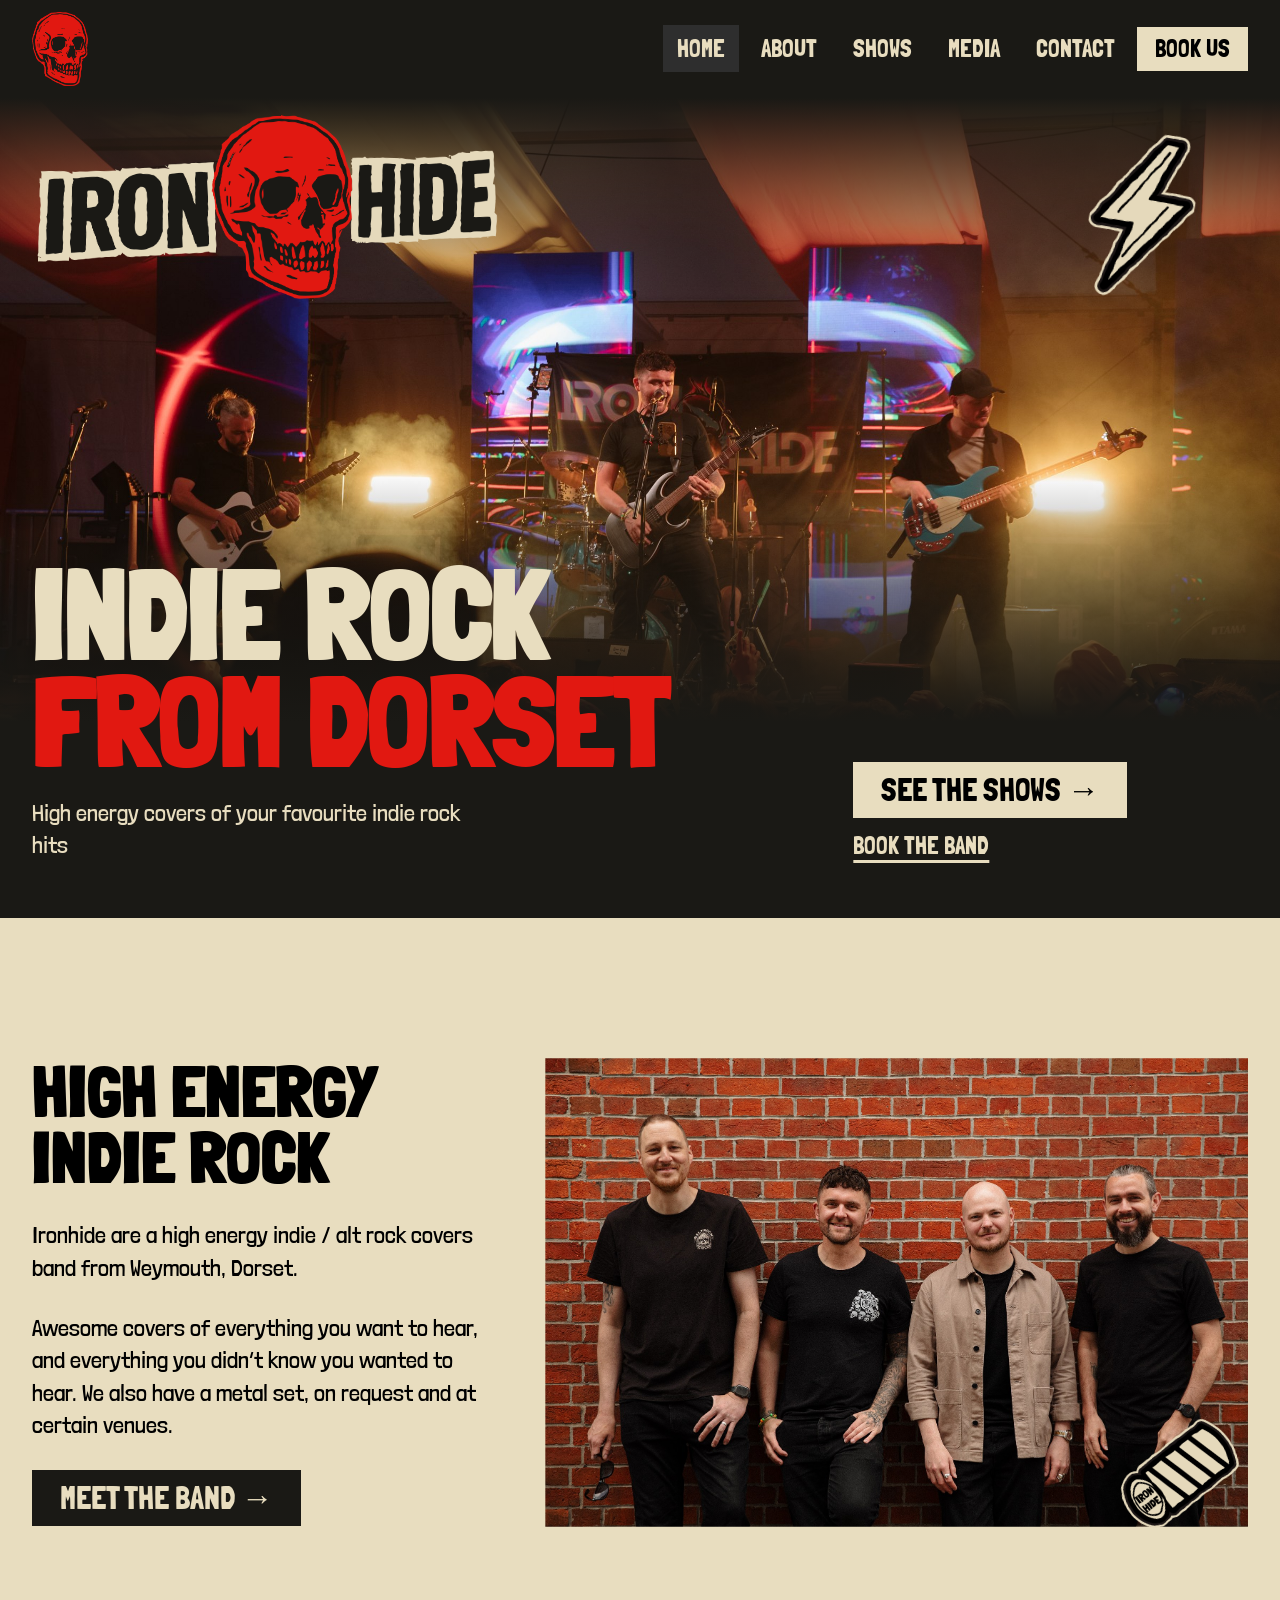
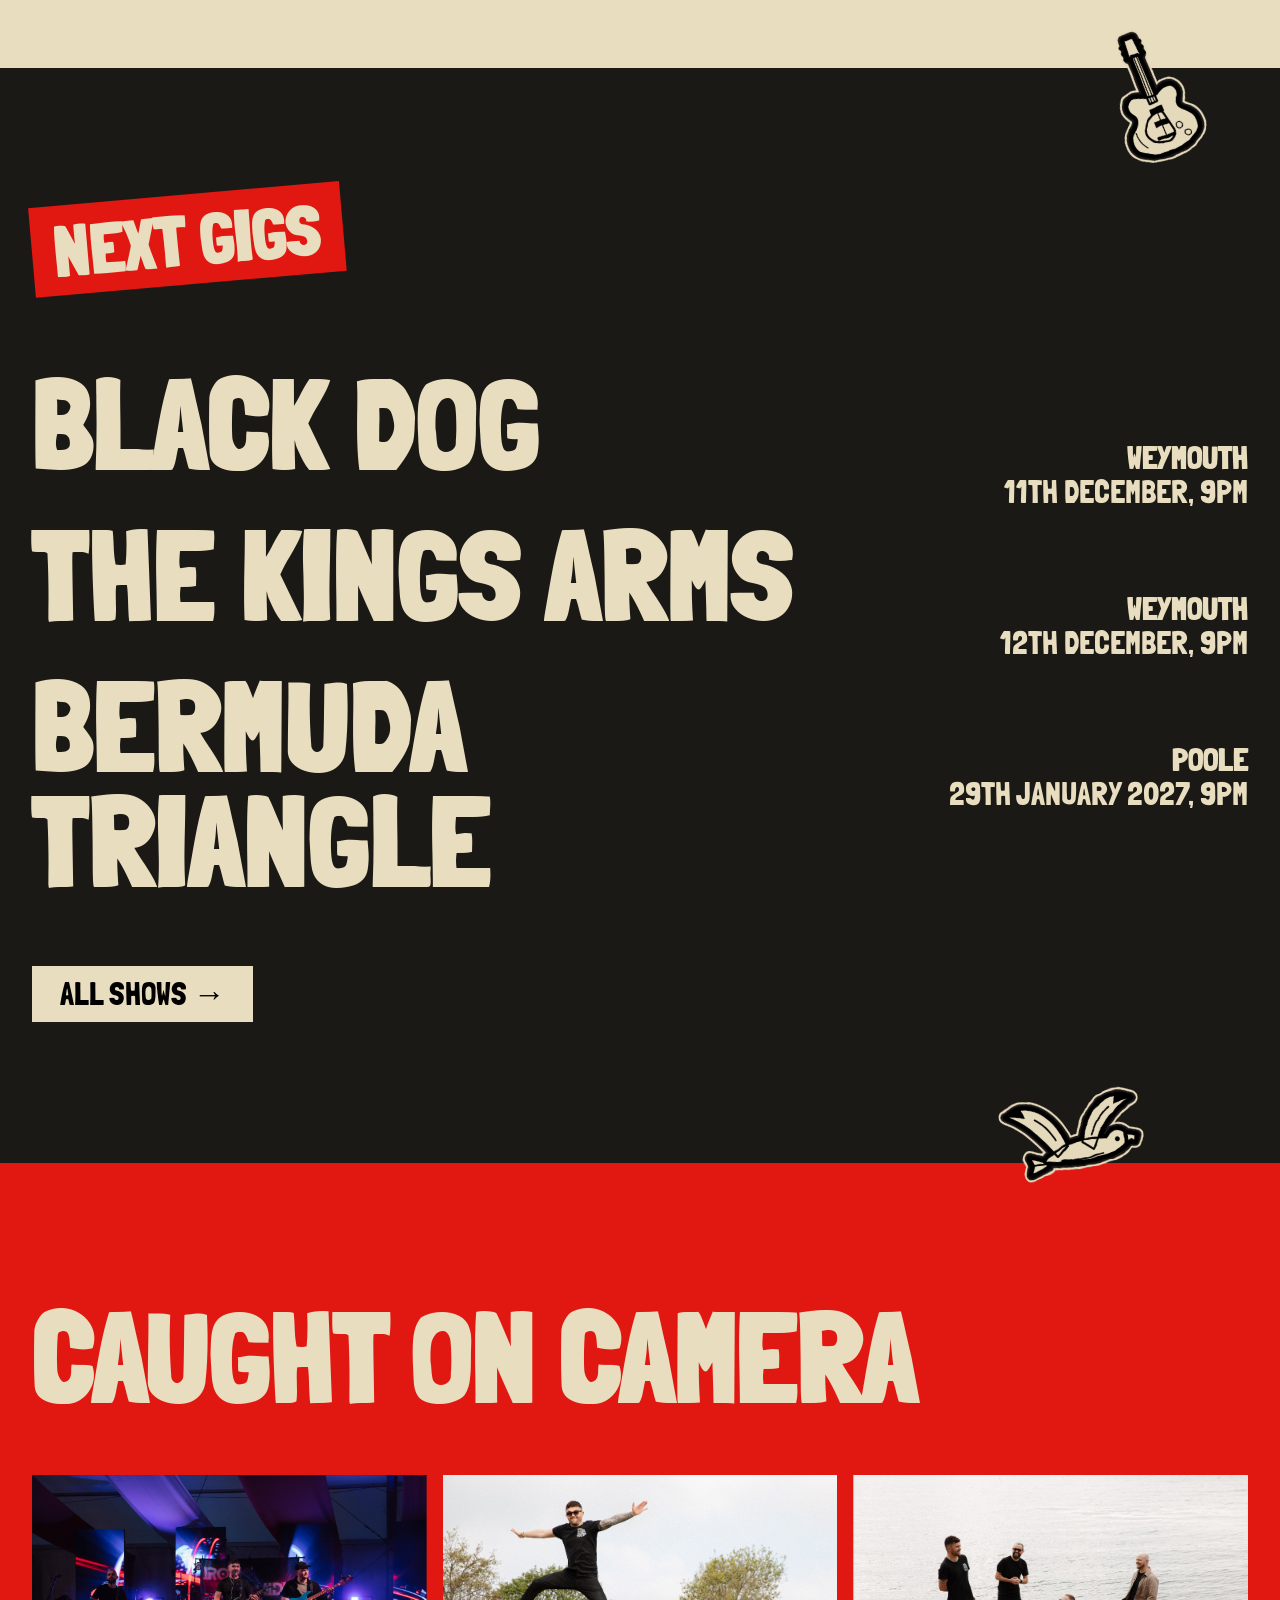
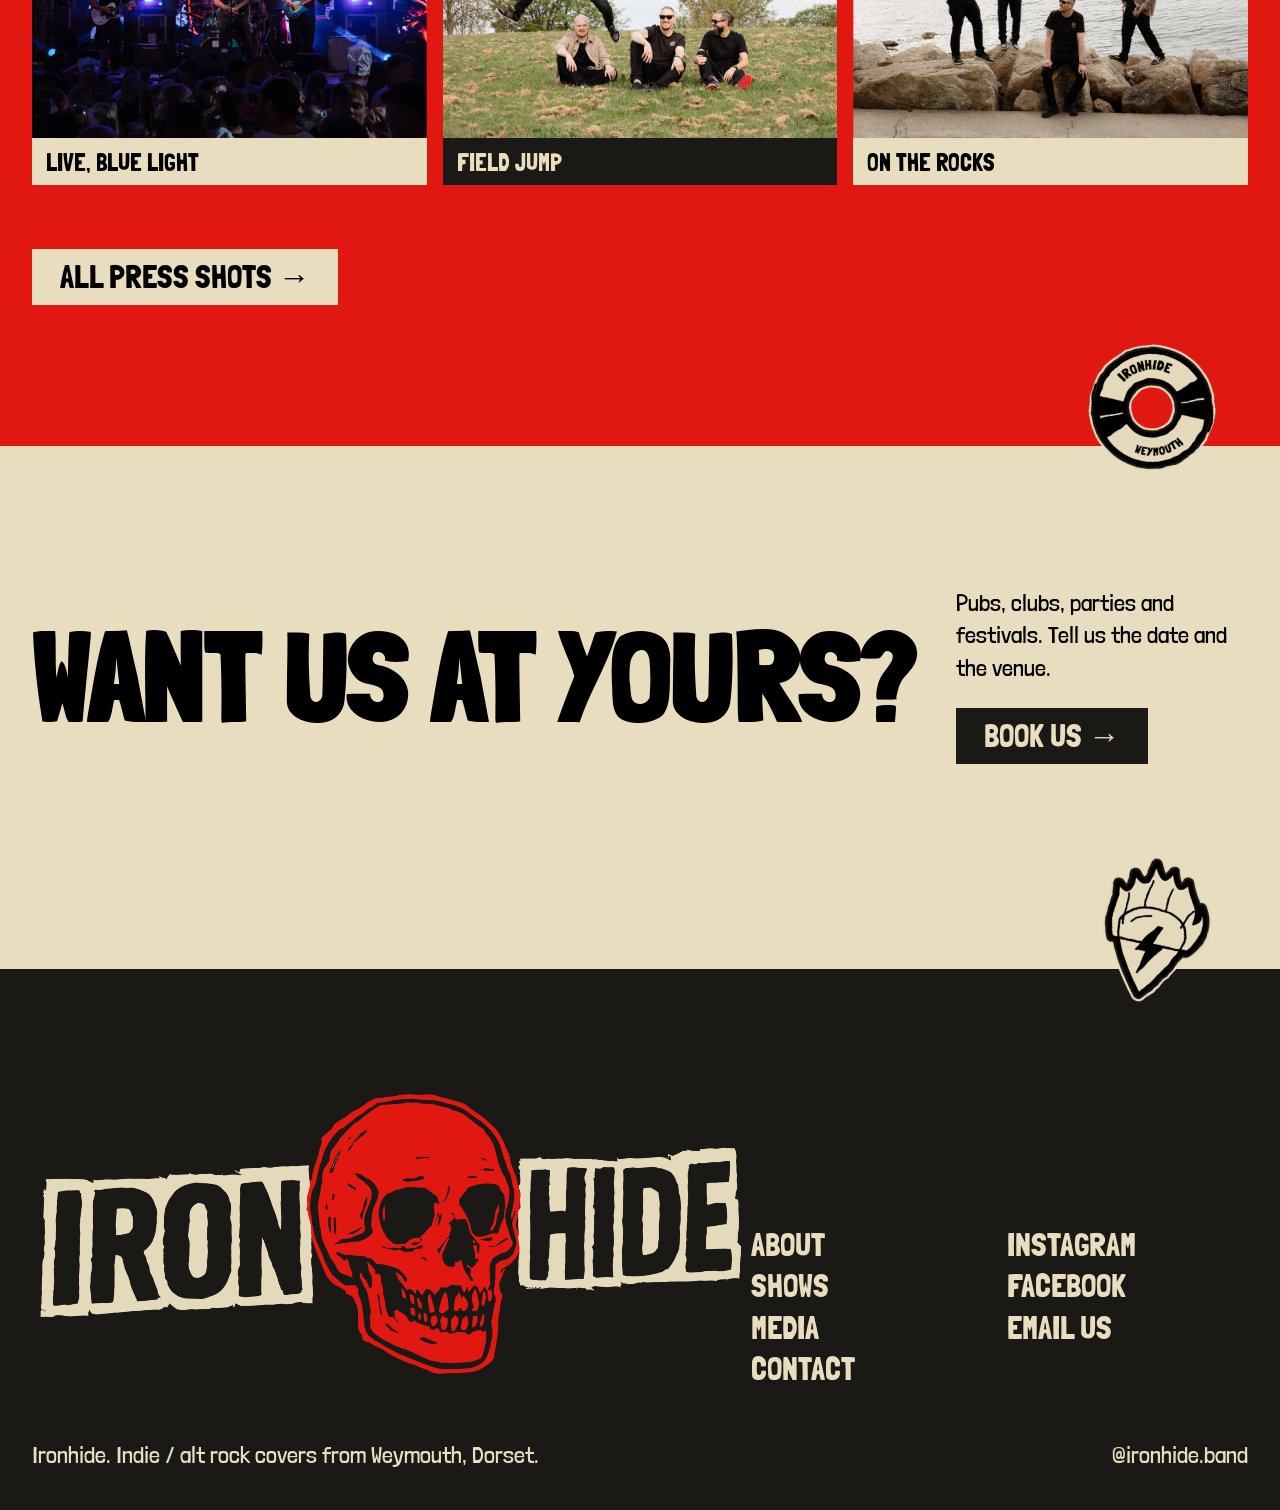
<file: index.html>
<!doctype html>
<html lang="en-GB">
<head>
<meta charset="utf-8">
<meta name="viewport" content="width=device-width, initial-scale=1">
<title>Ironhide | High energy indie / alt rock covers band, Weymouth, Dorset</title>
<meta name="description" content="Ironhide are a high energy indie / alt rock covers band from Weymouth, Dorset. See the next gigs and book the band.">
<meta name="theme-color" content="#1a1915">
<meta property="og:title" content="Ironhide | High energy indie / alt rock covers band, Weymouth, Dorset">
<meta property="og:description" content="Ironhide are a high energy indie / alt rock covers band from Weymouth, Dorset. See the next gigs and book the band.">
<meta property="og:image" content="img/live/live-38.jpg">
<link rel="icon" href="img/brand/ironhide-skull.png">
<link rel="preload" href="fonts/LondrinaSolid-Black.ttf" as="font" type="font/ttf" crossorigin>
<script>document.documentElement.classList.add('js')</script>
<link rel="stylesheet" href="css/site.css">
</head>
<body>
<a class="skip" href="#main">Skip to content</a>
<header class="bar">
  <a class="bar-skull" href="index.html"><img src="img/brand/ironhide-skull.png" alt="Ironhide, home" width="56" height="74"></a>
  <button class="bar-toggle" type="button" aria-expanded="false" aria-controls="menu">Menu</button>
  <nav id="menu" class="bar-nav" aria-label="Main">
    <a href="index.html" aria-current="page">Home</a>
    <a href="about.html">About</a>
    <a href="shows.html">Shows</a>
    <a href="media.html">Media</a>
    <a href="contact.html">Contact</a>
    <a class="btn sm" href="contact.html">Book us</a>
  </nav>
</header>
<main id="main">

<section class="hero" aria-labelledby="hero-h">
  <img class="sticker hero-sticker" src="img/stickers/bolt.png" alt="" width="190" height="190" style="transform:rotate(10deg)">
  <div class="hero-photo"><img src="img/live/live-38.jpg" alt="Ironhide on stage in a festival tent, amber light and haze, crowd in front" width="2000" height="1333" fetchpriority="high">
    <video class="hero-video" data-src="video/hero.mp4" poster="img/live/hero-poster.jpg" muted loop playsinline preload="none" aria-hidden="true" tabindex="-1"></video>
  </div>
  <div class="hero-top">
    <img class="hero-lockup" src="img/brand/ironhide-lockup.png" alt="Ironhide" width="1384" height="554">
  </div>
  <div class="hero-bottom grid">
    <div class="hero-lead">
      <h1 id="hero-h" class="xl"><span class="sr">Ironhide: </span><span class="mask"><span style="--d:150ms">Indie rock</span></span><span class="mask"><span style="--d:260ms" class="red">from Dorset</span></span></h1>
      <p class="body">High energy covers of your favourite indie rock hits</p>
    </div>
    <div class="hero-side">
      <div class="hero-actions"><a class="btn" href="shows.html">See the shows →</a><a class="link" href="contact.html">Book the band</a></div>
    </div>
  </div>
</section>

<section class="field paper" aria-labelledby="about-h">
  <div class="grid two">
    <div style="grid-column:1 / span 5;display:grid;gap:28px;justify-items:start">
      <h2 id="about-h" class="l" data-reveal>High energy indie rock</h2>
      <p class="body" data-reveal>Ironhide are a high energy indie / alt rock covers band from Weymouth, Dorset.</p>
      <p class="body" data-reveal style="margin-top:0">Awesome covers of everything you want to hear, and everything you didn’t know you wanted to hear. We also have a metal set, on request and at certain venues.</p>
      <a class="btn dark" href="about.html" data-reveal>Meet the band →</a>
    </div>
    <figure class="photo" style="grid-column:6 / span 7" data-reveal>
      <img src="img/band/ironhide-16.jpg" alt="The four members of Ironhide leaning against a red brick wall, smiling" width="1969" height="1313" loading="lazy">
      <img class="sticker" src="img/stickers/rock.png" alt="" width="190" height="190" loading="lazy" style="transform:rotate(-14deg)">
    </figure>
  </div>
</section>

<section class="field ground" aria-labelledby="gigs-h">
  <div class="sec-head" data-reveal><h2 id="gigs-h" class="stamp">Next gigs</h2></div>
  <ol class="lines" data-limit="3">
    <li data-date="2026-10-31T22:00" data-venue="The Tin Cat" data-town="Weymouth" data-when="31st October, 10PM" data-reveal><span>The Tin Cat</span><span class="info"><span>Weymouth</span><span>31st October, 10PM</span></span></li>
    <li data-date="2026-11-27T21:30" data-venue="The Bricklayers" data-town="Poole" data-when="27th November, 9:30PM" data-reveal><span>The Bricklayers</span><span class="info"><span>Poole</span><span>27th November, 9:30PM</span></span></li>
    <li data-date="2026-11-28T21:00" data-venue="King William, Frost Fayre" data-town="Glastonbury" data-when="28th November, 9PM" data-reveal><span>King William, Frost Fayre</span><span class="info"><span>Glastonbury</span><span>28th November, 9PM</span></span></li>
    <li data-date="2026-12-11T21:00" data-venue="Black Dog" data-town="Weymouth" data-when="11th December, 9PM" data-reveal><span>Black Dog</span><span class="info"><span>Weymouth</span><span>11th December, 9PM</span></span></li>
    <li data-date="2026-12-12T21:00" data-venue="The Kings Arms" data-town="Weymouth" data-when="12th December, 9PM" data-reveal><span>The Kings Arms</span><span class="info"><span>Weymouth</span><span>12th December, 9PM</span></span></li>
    <li data-date="2027-01-29T21:00" data-venue="Bermuda Triangle" data-town="Poole" data-when="29th January 2027, 9PM" data-reveal><span>Bermuda Triangle</span><span class="info"><span>Poole</span><span>29th January 2027, 9PM</span></span></li>
  </ol>
  <p style="margin-top:clamp(32px,5vw,64px)" data-reveal><a class="btn" href="shows.html">All shows →</a></p>
  <img class="sticker" src="img/stickers/seagull.png" alt="" width="190" height="190" style="right:calc(var(--m) + 8vw);bottom:-4vw;transform:rotate(-8deg)" loading="lazy">
  <img class="sticker" src="img/stickers/guitar.png" alt="" width="190" height="190" style="right:calc(var(--m) + 1.5vw);top:-4vw;transform:rotate(10deg)" loading="lazy">
</section>

<section class="field red" aria-labelledby="media-h">
  <h2 id="media-h" class="xl sec-head" data-reveal>Caught on camera</h2>
  <div class="tiles three">
    <figure class="tile" data-reveal><a class="pic" href="media.html"><img src="img/live/live-31.jpg" alt="Ironhide live, blue light, crowd in the foreground and the IRONHIDE backdrop" width="2000" height="1333" loading="lazy"></a><figcaption class="strip"><span>Live, blue light</span></figcaption></figure>
    <figure class="tile" data-reveal><a class="pic" href="media.html"><img src="img/band/ironhide-38.jpg" alt="A band member leaping in a field" width="1969" height="1313" loading="lazy"></a><figcaption class="strip"><span>Field jump</span></figcaption></figure>
    <figure class="tile" data-reveal><a class="pic" href="media.html"><img src="img/band/ironhide-31.jpg" alt="Ironhide on the rocks by the sea" width="1969" height="1313" loading="lazy"></a><figcaption class="strip"><span>On the rocks</span></figcaption></figure>
  </div>
  <p style="margin-top:clamp(32px,5vw,64px)" data-reveal><a class="btn" href="media.html">All press shots →</a></p>
  <img class="sticker" src="img/stickers/lifebuoy.png" alt="" width="190" height="190" style="right:calc(var(--m) + 1.5vw);bottom:-3vw;transform:rotate(-10deg)" loading="lazy">
</section>

<section class="field paper" aria-labelledby="cta-h">
  <div class="grid two">
    <h2 id="cta-h" class="xl" style="grid-column:1 / span 9" data-reveal>Want us at yours?</h2>
    <div style="grid-column:10 / span 3;display:grid;gap:24px;justify-items:start" data-reveal>
      <p class="body">Pubs, clubs, parties and festivals. Tell us the date and the venue.</p>
      <a class="btn dark" href="contact.html">Book us →</a>
    </div>
  </div>
  <img class="sticker" src="img/stickers/pick.png" alt="" width="190" height="190" style="right:calc(var(--m) + 1.5vw);bottom:-3vw;transform:rotate(12deg)" loading="lazy">
</section>

</main>
<footer class="foot">
  <div class="grid">
    <a class="mark" href="index.html" data-reveal><img src="img/brand/ironhide-lockup.png" alt="Ironhide" width="1384" height="554" loading="lazy"></a>
    <div class="cols" data-reveal>
      <div>
        <a href="about.html">About</a>
        <a href="shows.html">Shows</a>
        <a href="media.html">Media</a>
        <a href="contact.html">Contact</a>
      </div>
      <div>
        <a href="https://www.instagram.com/ironhide.band" rel="noopener">Instagram</a>
        <a href="https://www.facebook.com/Ironhideband" rel="noopener">Facebook</a>
        <a href="mailto:ironhideweymouth@gmail.com">Email us</a>
      </div>
    </div>
    <p class="fine"><span>Ironhide. Indie / alt rock covers from Weymouth, Dorset.</span><span>@ironhide.band</span></p>
  </div>
</footer>
<script src="js/site.js" defer></script>
</body>
</html>
</file>
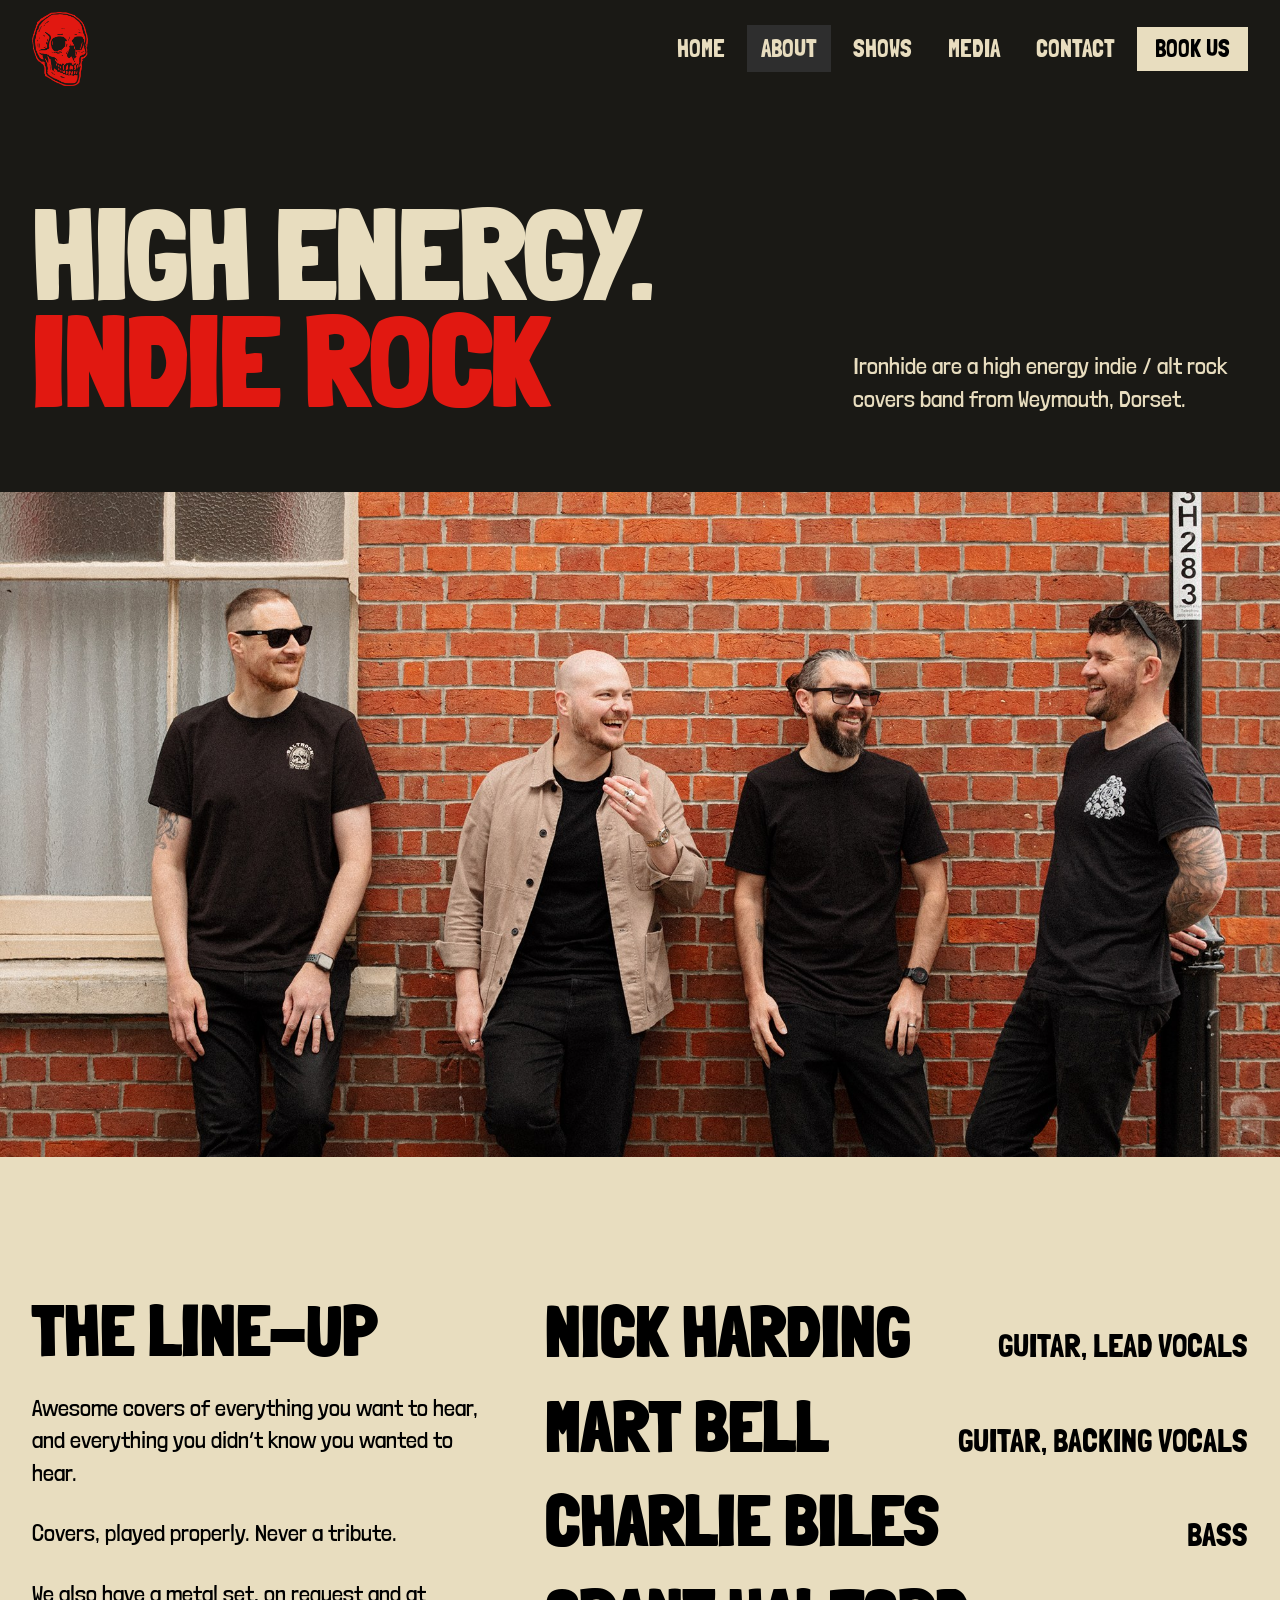
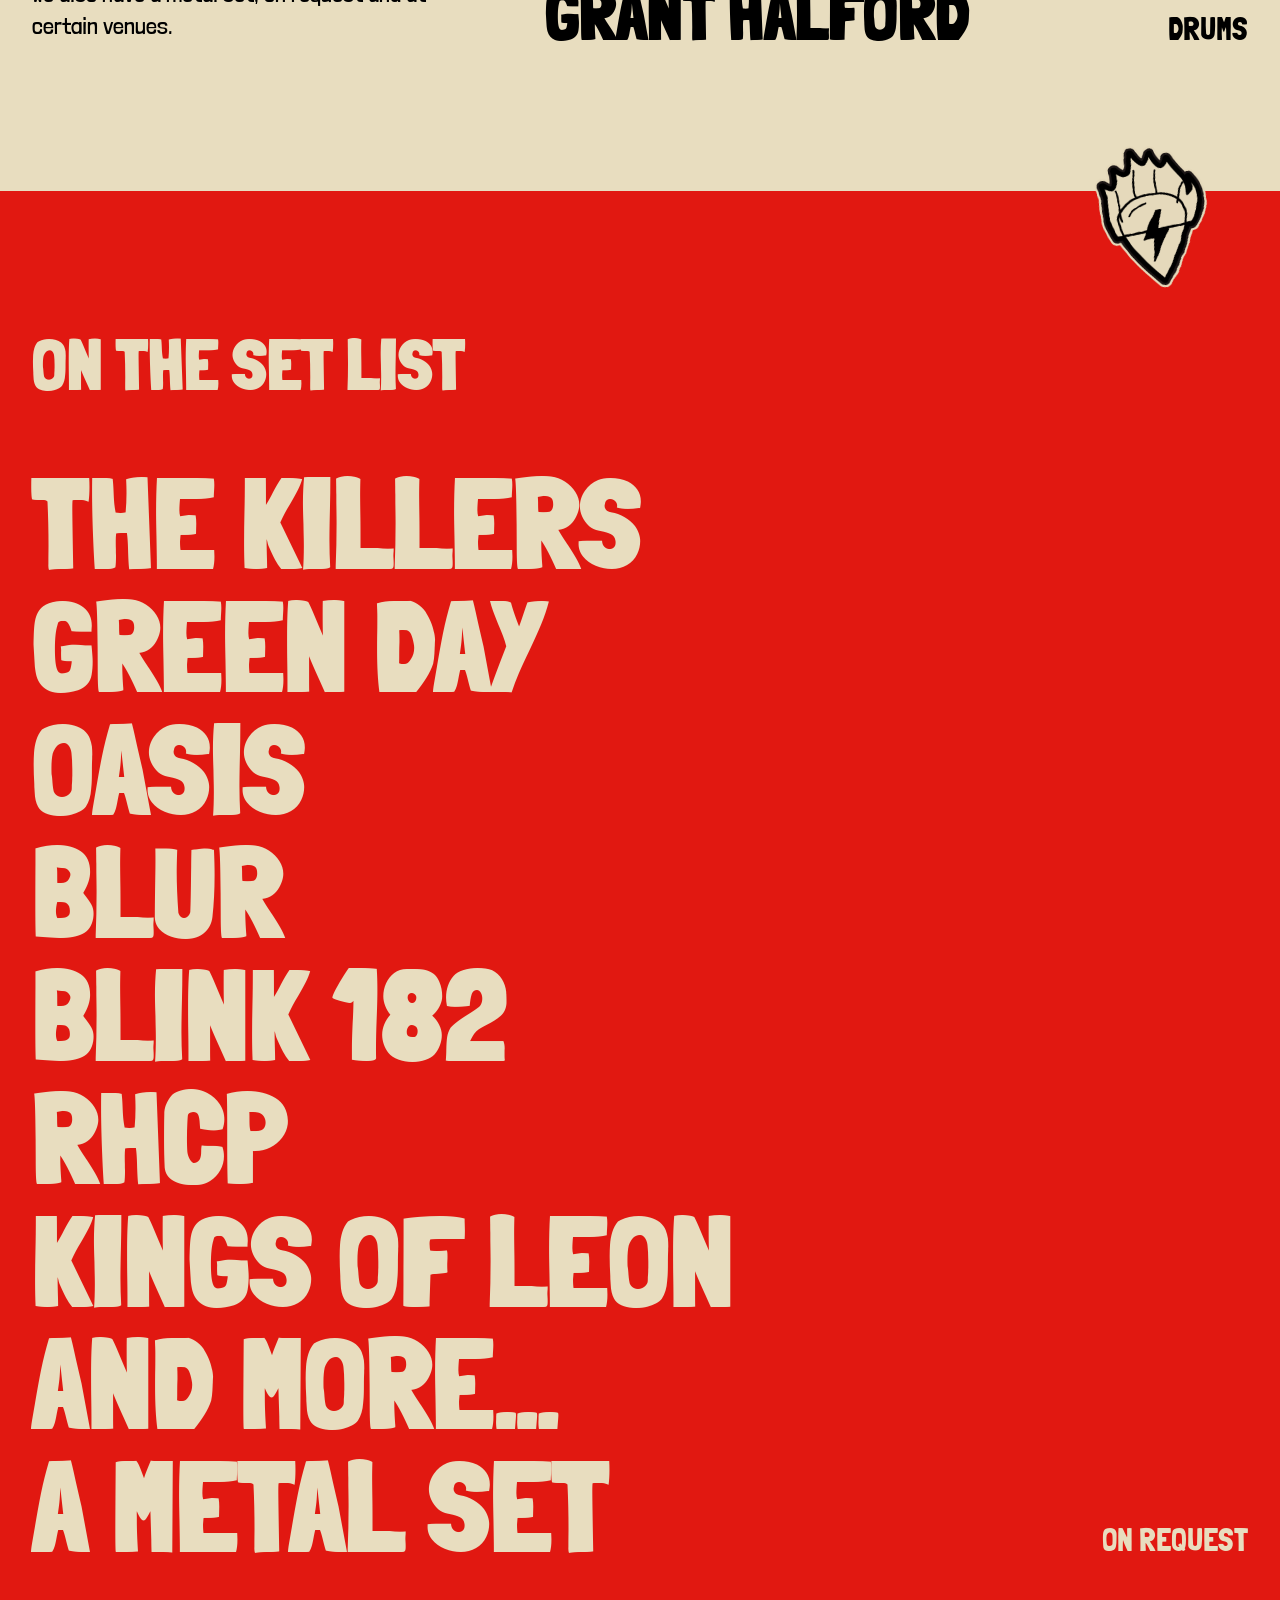
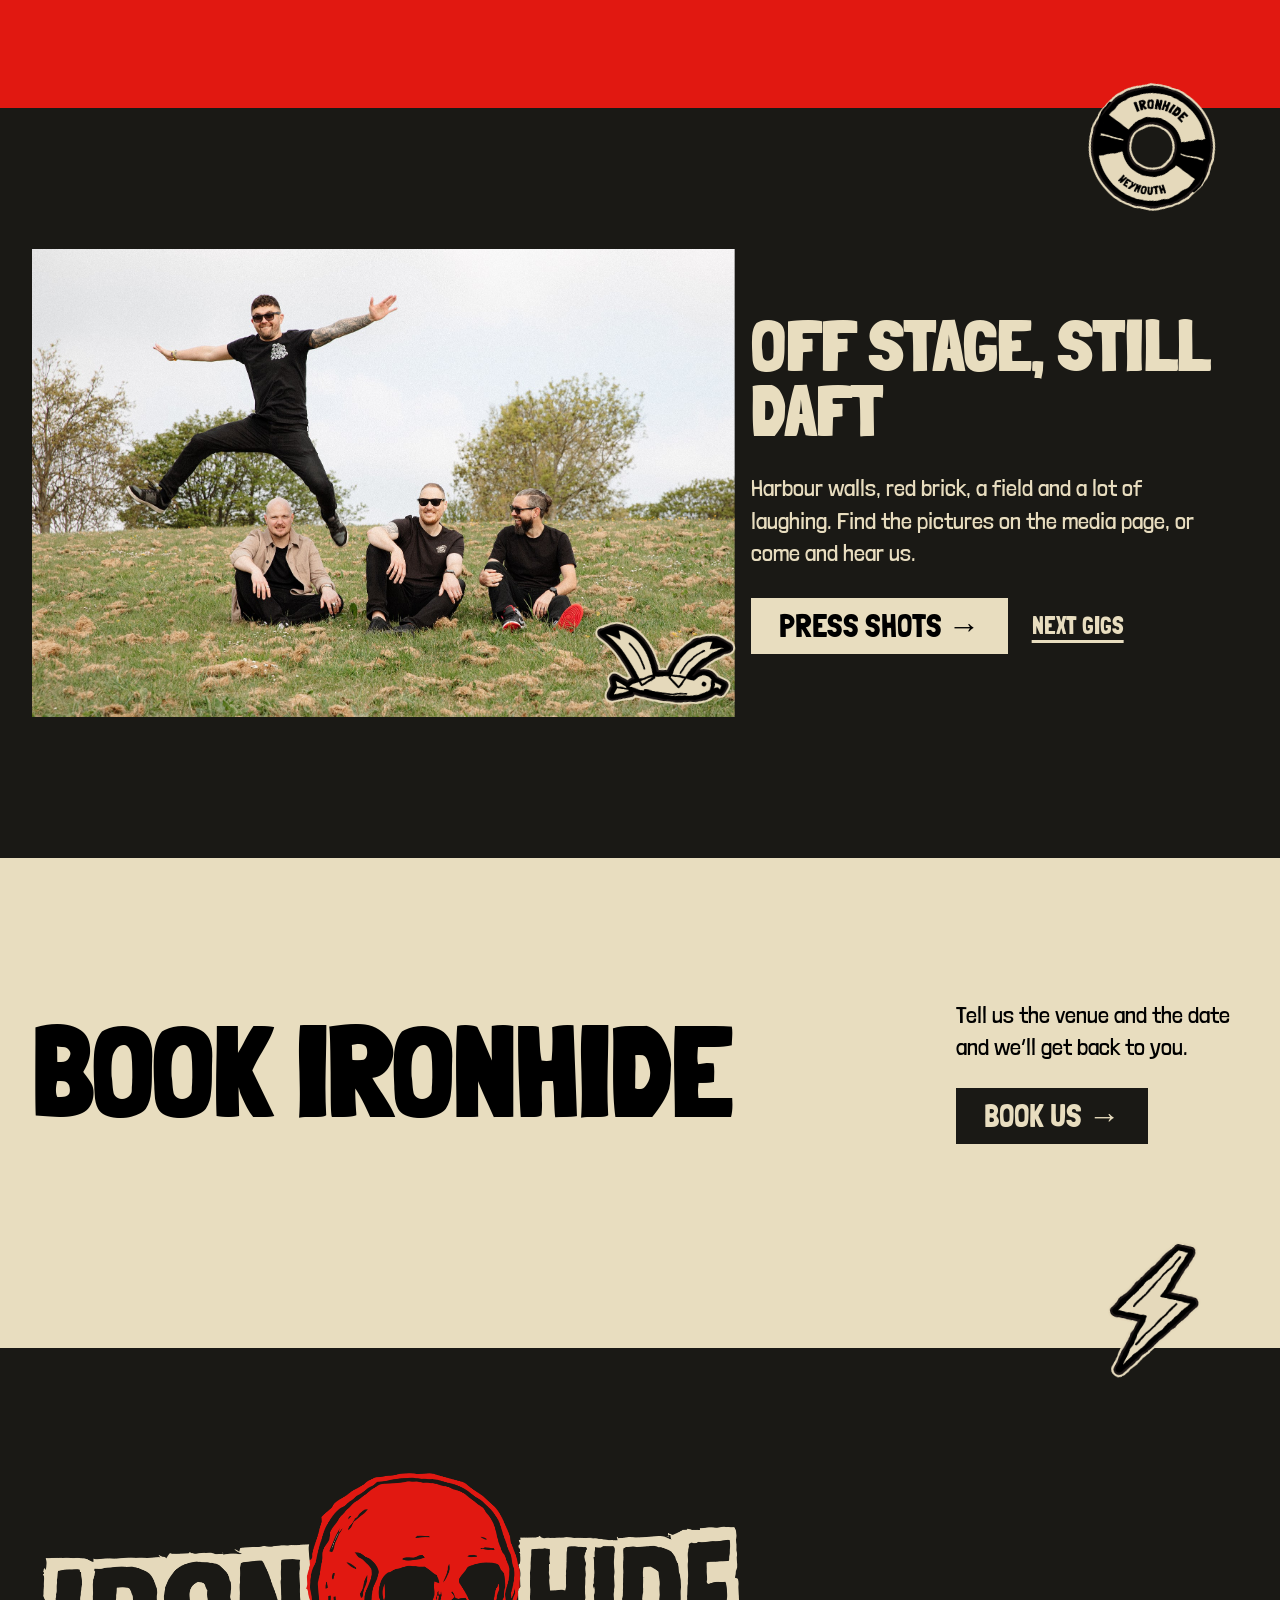
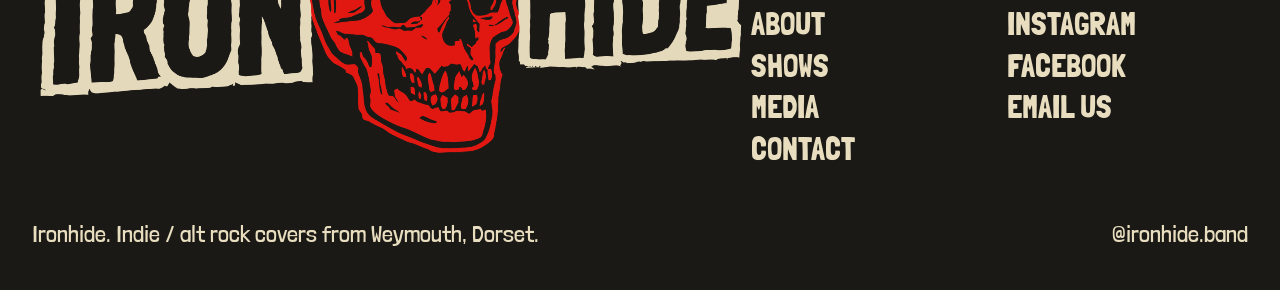
<file: about.html>
<!doctype html>
<html lang="en-GB">
<head>
<meta charset="utf-8">
<meta name="viewport" content="width=device-width, initial-scale=1">
<title>About | Ironhide, indie / alt rock band from Weymouth</title>
<meta name="description" content="Meet Ironhide: Nick Harding, Mart Bell, Charlie Biles and Grant Halford. High energy indie / alt rock covers from Weymouth, Dorset.">
<meta name="theme-color" content="#1a1915">
<meta property="og:title" content="About | Ironhide, indie / alt rock band from Weymouth">
<meta property="og:description" content="Meet Ironhide: Nick Harding, Mart Bell, Charlie Biles and Grant Halford. High energy indie / alt rock covers from Weymouth, Dorset.">
<meta property="og:image" content="img/live/live-38.jpg">
<link rel="icon" href="img/brand/ironhide-skull.png">
<link rel="preload" href="fonts/LondrinaSolid-Black.ttf" as="font" type="font/ttf" crossorigin>
<script>document.documentElement.classList.add('js')</script>
<link rel="stylesheet" href="css/site.css">
</head>
<body>
<a class="skip" href="#main">Skip to content</a>
<header class="bar">
  <a class="bar-skull" href="index.html"><img src="img/brand/ironhide-skull.png" alt="Ironhide, home" width="56" height="74"></a>
  <button class="bar-toggle" type="button" aria-expanded="false" aria-controls="menu">Menu</button>
  <nav id="menu" class="bar-nav" aria-label="Main">
    <a href="index.html">Home</a>
    <a href="about.html" aria-current="page">About</a>
    <a href="shows.html">Shows</a>
    <a href="media.html">Media</a>
    <a href="contact.html">Contact</a>
    <a class="btn sm" href="contact.html">Book us</a>
  </nav>
</header>
<main id="main">

<section class="phero field ground" style="padding-bottom:0" aria-labelledby="about-h1">
  <div class="grid">
    <h1 id="about-h1" class="xl"><span class="mask"><span style="--d:100ms">High energy.</span></span><span class="mask"><span style="--d:210ms" class="red">Indie rock</span></span></h1>
    <div class="side">
      <p class="body" data-reveal>Ironhide are a high energy indie / alt rock covers band from Weymouth, Dorset.</p>
    </div>
  </div>
  <div style="margin:clamp(40px,6vw,88px) calc(-1 * var(--m)) 0"><img src="img/band/ironhide-12.jpg" alt="Ironhide leaning on a red brick wall, laughing" width="1969" height="1313" style="width:100%;height:clamp(320px,52vw,720px);object-fit:cover;object-position:50% 30%" fetchpriority="high"></div>
</section>

<section class="field paper" aria-labelledby="lineup-h">
  <div class="grid two" style="align-items:start">
    <div style="grid-column:1 / span 5;display:grid;gap:28px;justify-items:start">
      <h2 id="lineup-h" class="l" data-reveal>The line-up</h2>
      <p class="body" data-reveal>Awesome covers of everything you want to hear, and everything you didn’t know you wanted to hear.</p>
      <p class="body" style="margin-top:0" data-reveal>Covers, played properly. Never a tribute.</p>
      <p class="body" style="margin-top:0" data-reveal>We also have a metal set, on request and at certain venues.</p>
    </div>
    <ul class="lines" style="grid-column:6 / span 7;display:grid;gap:clamp(12px,2vw,28px)">
      <li data-reveal style="font-size:var(--t-l);flex-wrap:wrap"><span>Nick Harding</span><span class="info"><span>Guitar, lead vocals</span></span></li>
      <li data-reveal style="font-size:var(--t-l);flex-wrap:wrap"><span>Mart Bell</span><span class="info"><span>Guitar, backing vocals</span></span></li>
      <li data-reveal style="font-size:var(--t-l);flex-wrap:wrap"><span>Charlie Biles</span><span class="info"><span>Bass</span></span></li>
      <li data-reveal style="font-size:var(--t-l);flex-wrap:wrap"><span>Grant Halford</span><span class="info"><span>Drums</span></span></li>
    </ul>
  </div>
</section>

<section class="field red" aria-labelledby="set-h">
  <h2 id="set-h" class="l sec-head" data-reveal>On the set list</h2>
  <ol class="lines" style="font-size:var(--t-xl)">
    <li data-reveal>The Killers</li>
    <li data-reveal>Green Day</li>
    <li data-reveal>Oasis</li>
    <li data-reveal>Blur</li>
    <li data-reveal>Blink&nbsp;182</li>
    <li data-reveal>RHCP</li>
    <li data-reveal>Kings of Leon</li>
    <li data-reveal>And more…</li>
    <li data-reveal>A metal set <span class="info"><span>On request</span></span></li>
  </ol>
  <img class="sticker" src="img/stickers/pick.png" alt="" width="190" height="190" style="right:calc(var(--m) + 1.5vw);top:-4vw;transform:rotate(-12deg)" loading="lazy">
</section>

<section class="field ground" aria-labelledby="out-h">
  <div class="grid two">
    <figure class="photo" style="grid-column:1 / span 7" data-reveal>
      <img src="img/band/ironhide-38.jpg" alt="A band member jumping in a field while the others watch" width="1969" height="1313" loading="lazy">
      <img class="sticker" src="img/stickers/seagull.png" alt="" width="190" height="190" style="transform:rotate(8deg)" loading="lazy">
    </figure>
    <div style="grid-column:8 / span 5;display:grid;gap:28px;justify-items:start">
      <h2 id="out-h" class="l" data-reveal>Off stage, still daft</h2>
      <p class="body" data-reveal>Harbour walls, red brick, a field and a lot of laughing. Find the pictures on the media page, or come and hear us.</p>
      <div class="hero-actions" data-reveal><a class="btn" href="media.html">Press shots →</a><a class="link" href="shows.html">Next gigs</a></div>
    </div>
  </div>
  <img class="sticker" src="img/stickers/lifebuoy.png" alt="" width="190" height="190" style="right:calc(var(--m) + 1.5vw);top:-3vw;transform:rotate(14deg)" loading="lazy">
</section>

<section class="field paper" aria-labelledby="cta-h">
  <div class="grid two">
    <h2 id="cta-h" class="xl" style="grid-column:1 / span 9" data-reveal>Book Ironhide</h2>
    <div style="grid-column:10 / span 3;display:grid;gap:24px;justify-items:start" data-reveal>
      <p class="body">Tell us the venue and the date and we’ll get back to you.</p>
      <a class="btn dark" href="contact.html">Book us →</a>
    </div>
  </div>
  <img class="sticker" src="img/stickers/bolt.png" alt="" width="190" height="190" style="right:calc(var(--m) + 1.5vw);bottom:-3vw;transform:rotate(12deg)" loading="lazy">
</section>

</main>
<footer class="foot">
  <div class="grid">
    <a class="mark" href="index.html" data-reveal><img src="img/brand/ironhide-lockup.png" alt="Ironhide" width="1384" height="554" loading="lazy"></a>
    <div class="cols" data-reveal>
      <div>
        <a href="about.html">About</a>
        <a href="shows.html">Shows</a>
        <a href="media.html">Media</a>
        <a href="contact.html">Contact</a>
      </div>
      <div>
        <a href="https://www.instagram.com/ironhide.band" rel="noopener">Instagram</a>
        <a href="https://www.facebook.com/Ironhideband" rel="noopener">Facebook</a>
        <a href="mailto:ironhideweymouth@gmail.com">Email us</a>
      </div>
    </div>
    <p class="fine"><span>Ironhide. Indie / alt rock covers from Weymouth, Dorset.</span><span>@ironhide.band</span></p>
  </div>
</footer>
<script src="js/site.js" defer></script>
</body>
</html>
</file>
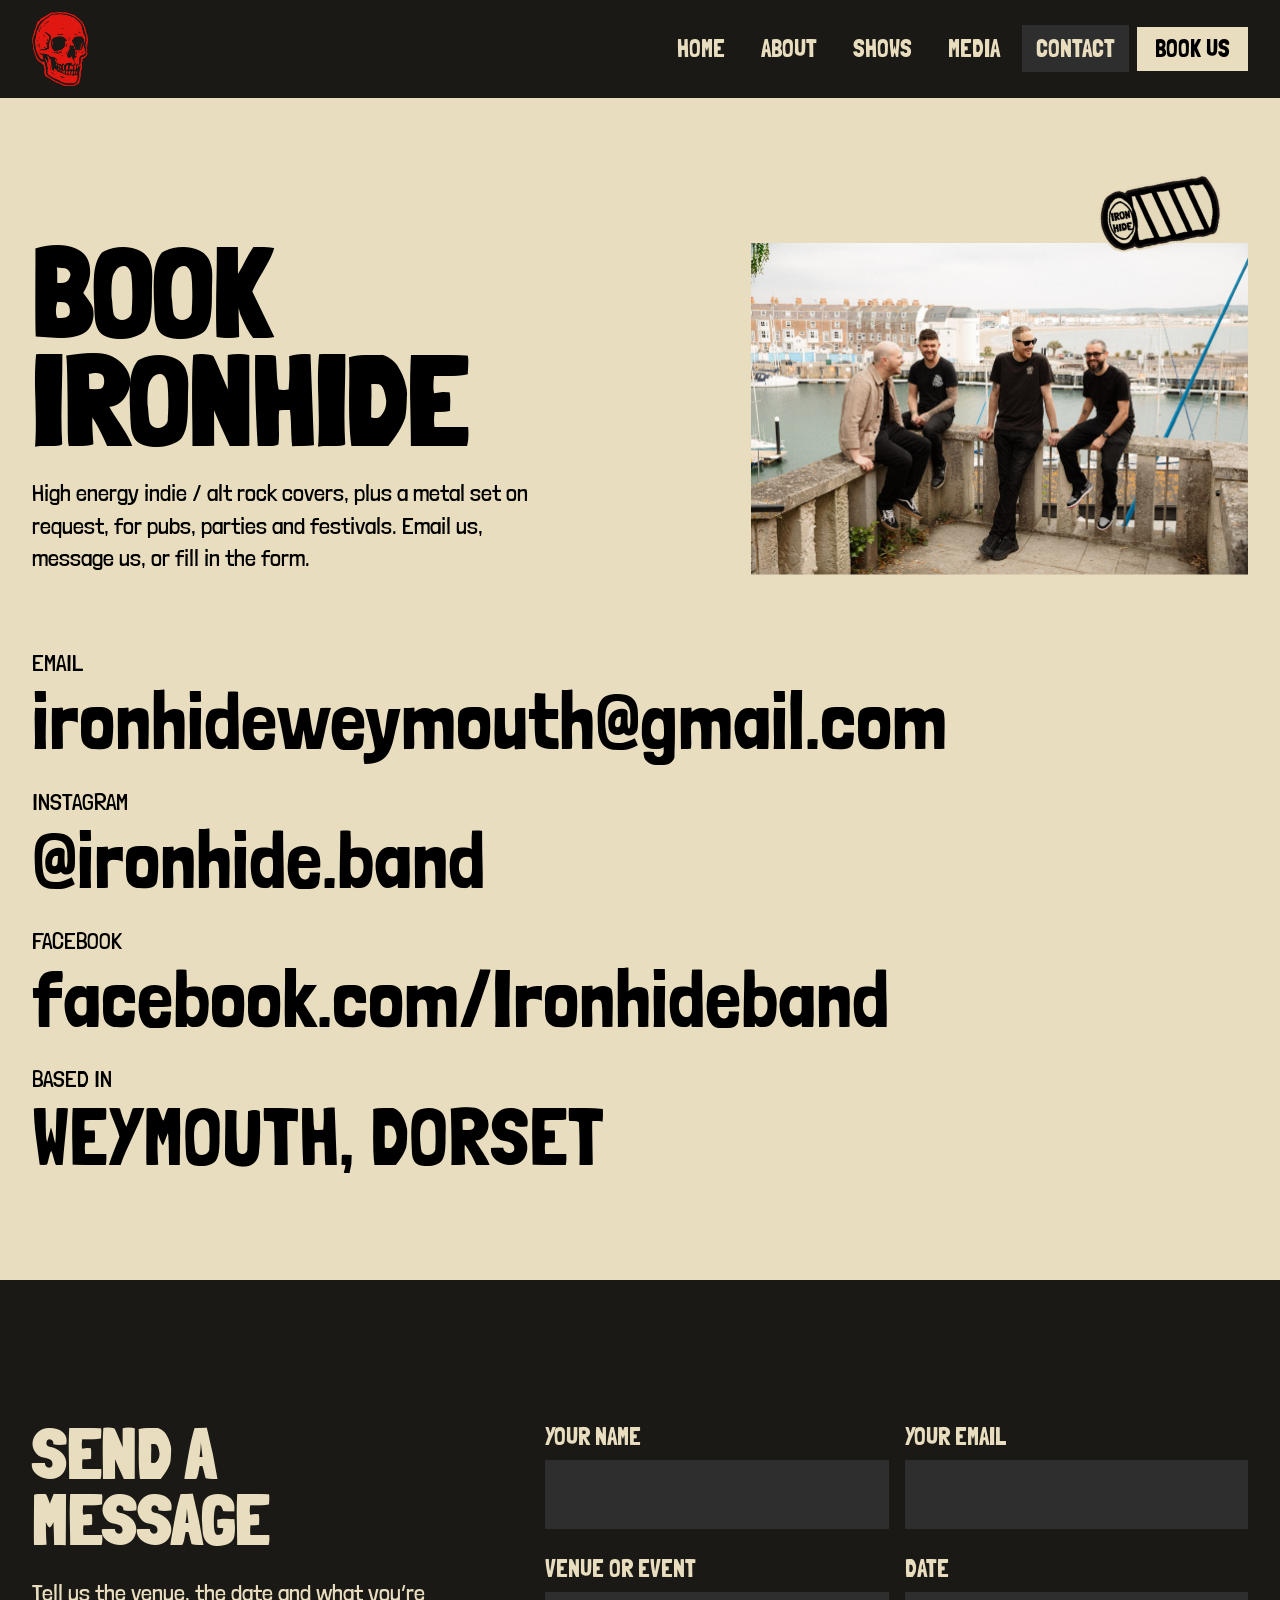
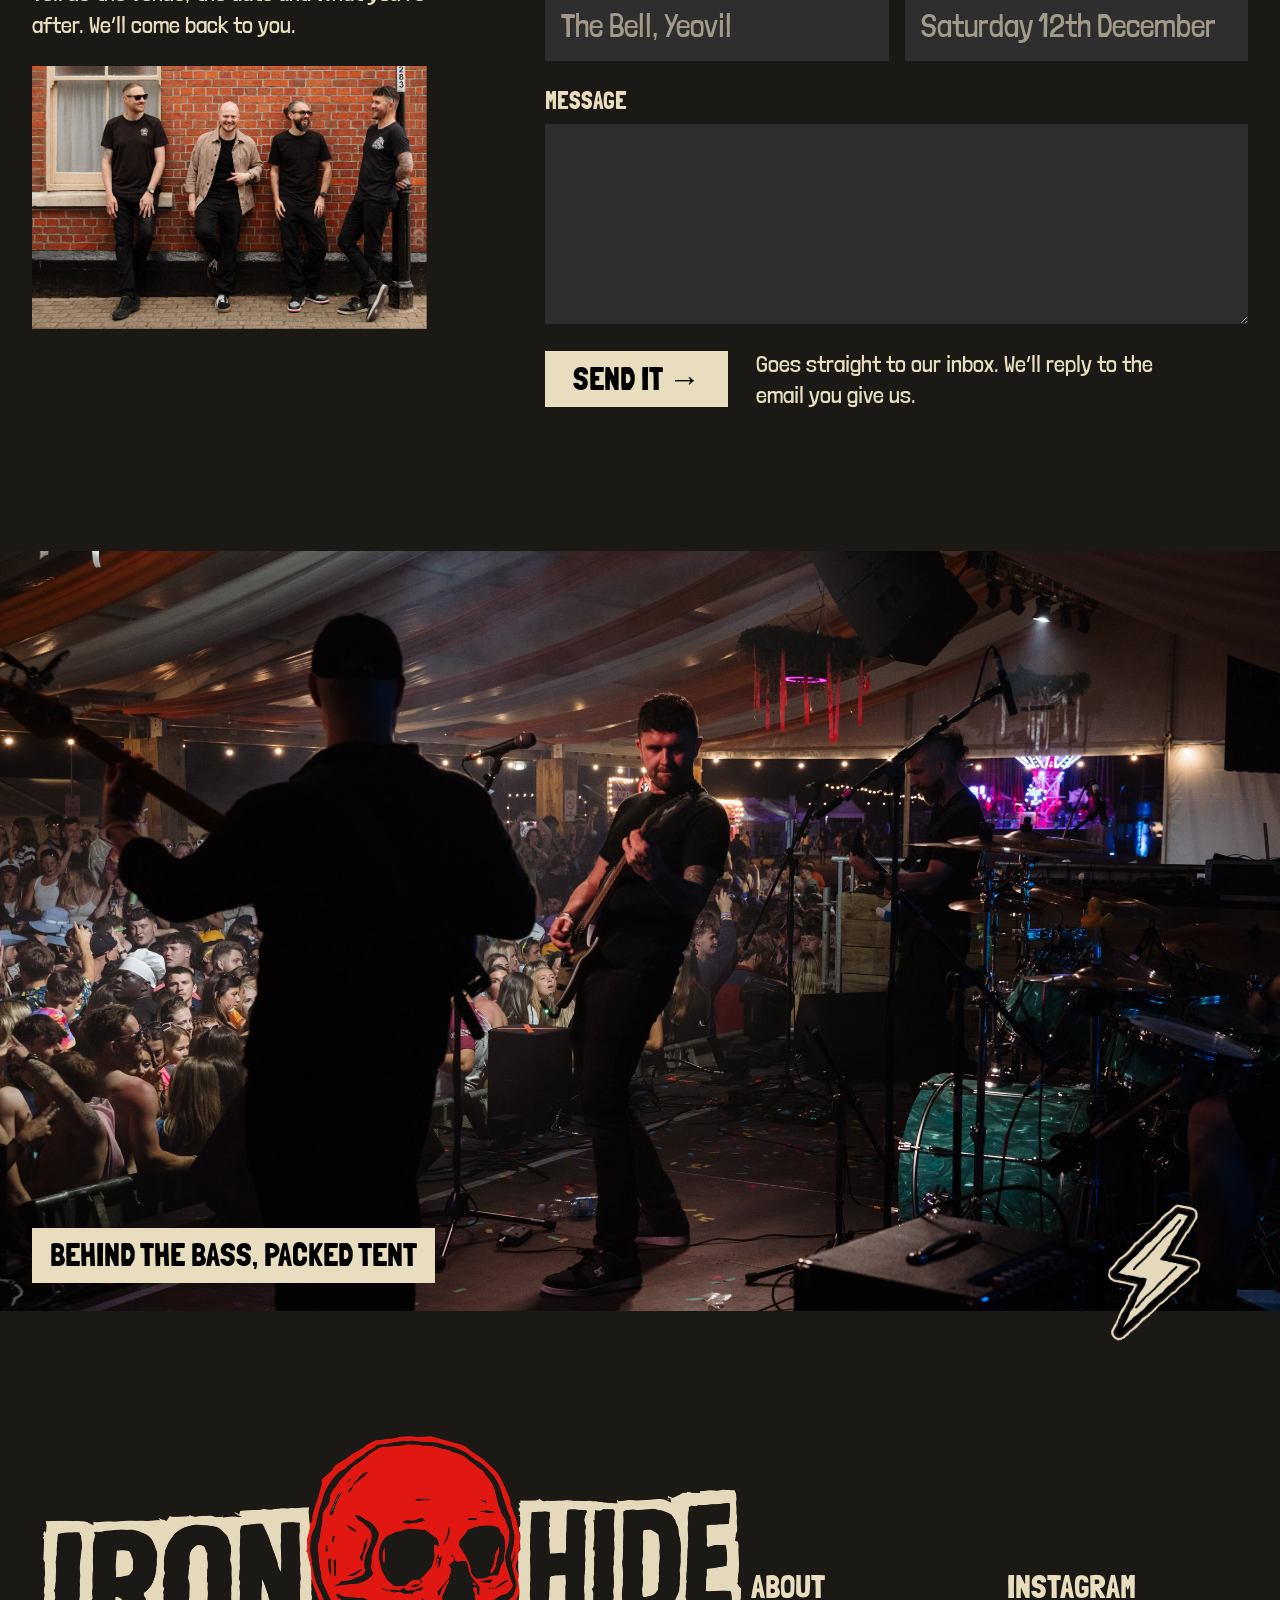
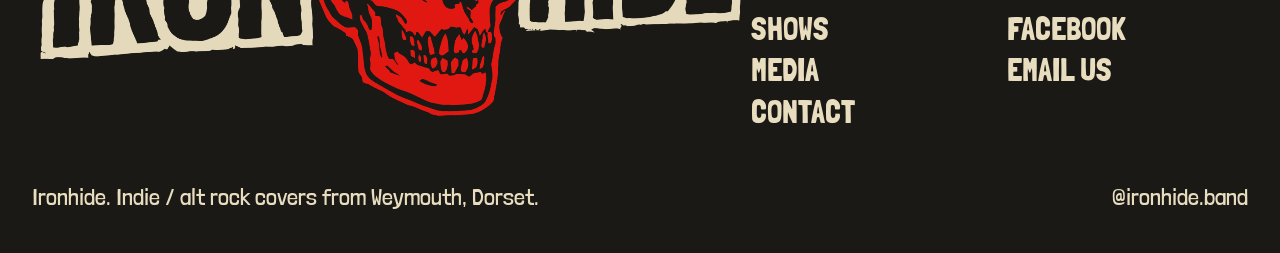
<file: contact.html>
<!doctype html>
<html lang="en-GB">
<head>
<meta charset="utf-8">
<meta name="viewport" content="width=device-width, initial-scale=1">
<title>Contact and booking | Ironhide</title>
<meta name="description" content="Book Ironhide for your venue, party or festival. Email ironhideweymouth@gmail.com or use the form.">
<meta name="theme-color" content="#1a1915">
<meta property="og:title" content="Contact and booking | Ironhide">
<meta property="og:description" content="Book Ironhide for your venue, party or festival. Email ironhideweymouth@gmail.com or use the form.">
<meta property="og:image" content="img/live/live-38.jpg">
<link rel="icon" href="img/brand/ironhide-skull.png">
<link rel="preload" href="fonts/LondrinaSolid-Black.ttf" as="font" type="font/ttf" crossorigin>
<script>document.documentElement.classList.add('js')</script>
<link rel="stylesheet" href="css/site.css">
</head>
<body>
<a class="skip" href="#main">Skip to content</a>
<header class="bar">
  <a class="bar-skull" href="index.html"><img src="img/brand/ironhide-skull.png" alt="Ironhide, home" width="56" height="74"></a>
  <button class="bar-toggle" type="button" aria-expanded="false" aria-controls="menu">Menu</button>
  <nav id="menu" class="bar-nav" aria-label="Main">
    <a href="index.html">Home</a>
    <a href="about.html">About</a>
    <a href="shows.html">Shows</a>
    <a href="media.html">Media</a>
    <a href="contact.html" aria-current="page">Contact</a>
    <a class="btn sm" href="contact.html">Book us</a>
  </nav>
</header>
<main id="main">

<section class="field paper" aria-labelledby="contact-h1" style="padding-bottom:clamp(64px,8vw,120px)">
  <div class="grid two" style="align-items:end;margin-bottom:clamp(40px,6vw,88px)">
    <div style="grid-column:1 / span 7;display:grid;gap:24px">
      <h1 id="contact-h1" class="xl"><span class="mask"><span style="--d:100ms">Book</span></span><span class="mask"><span style="--d:210ms">Ironhide</span></span></h1>
      <p class="body" style="max-width:44ch" data-reveal>High energy indie / alt rock covers, plus a metal set on request, for pubs, parties and festivals. Email us, message us, or fill in the form.</p>
    </div>
    <figure class="photo" style="grid-column:8 / span 5" data-reveal><img src="img/band/ironhide-24.jpg" alt="Ironhide sitting on a harbour wall" width="1969" height="1313" fetchpriority="high"></figure>
  </div>
  <div class="rows">
    <a class="email" href="mailto:ironhideweymouth@gmail.com" data-reveal><small>Email</small>ironhideweymouth@gmail.com</a>
    <a href="https://www.instagram.com/ironhide.band" rel="noopener" data-reveal><small>Instagram</small>@ironhide.band</a>
    <a href="https://www.facebook.com/Ironhideband" rel="noopener" data-reveal><small>Facebook</small>facebook.com/Ironhideband</a>
    <p class="up" data-reveal><small>Based in</small>Weymouth, Dorset</p>
  </div>
  <img class="sticker" src="img/stickers/rock.png" alt="" width="190" height="190" style="right:calc(var(--m) + 1.5vw);top:clamp(20px,3vw,44px);transform:rotate(14deg)" loading="lazy">
</section>

<section class="field ground" aria-labelledby="form-h">
  <div class="grid two" style="align-items:start">
    <div style="grid-column:1 / span 4;display:grid;gap:24px;justify-items:start">
      <h2 id="form-h" class="l" data-reveal>Send a message</h2>
      <p class="body" data-reveal>Tell us the venue, the date and what you’re after. We’ll come back to you.</p>
      <figure class="photo" data-reveal style="width:100%"><img src="img/band/ironhide-13.jpg" alt="Ironhide laughing against a red brick wall" width="1969" height="1313" loading="lazy"></figure>
    </div>
    <form id="enquiry" class="form" style="grid-column:6 / span 7" action="https://formsubmit.co/ironhideweymouth@gmail.com" method="post" data-to="ironhideweymouth@gmail.com" data-reveal>
      <input type="hidden" name="_subject" value="Booking enquiry from the Ironhide website">
      <input type="hidden" name="_captcha" value="false">
      <input type="text" name="_honey" tabindex="-1" autocomplete="off" aria-hidden="true" style="display:none">
      <label>Your name<input name="name" type="text" autocomplete="name" required></label>
      <label>Your email<input name="email" type="email" autocomplete="email" required></label>
      <label>Venue or event<input name="venue" type="text" placeholder="The Bell, Yeovil"></label>
      <label>Date<input name="date" type="text" placeholder="Saturday 12th December"></label>
      <label class="full">Message<textarea name="message" required></textarea></label>
      <div class="full form-foot">
        <button class="btn" type="submit">Send it →</button>
        <p class="note">Goes straight to our inbox. We’ll reply to the email you give us.</p>
        <p class="status" id="form-status" role="status" aria-live="polite"></p>
      </div>
    </form>
  </div>
</section>

<section class="bleed" aria-label="Live photo">
  <div class="bleed-img">
    <img src="img/live/live-57.jpg" alt="Looking out over a packed crowd from behind the bass at an Ironhide gig" width="2000" height="1333" loading="lazy" style="object-position:50% 60%">
  </div>
  <p class="tape" data-reveal>Behind the bass, packed tent</p>
  <img class="sticker" src="img/stickers/bolt.png" alt="" width="190" height="190" style="right:calc(var(--m) + 1.5vw);bottom:-3vw;transform:rotate(12deg)" loading="lazy">
</section>

</main>
<footer class="foot">
  <div class="grid">
    <a class="mark" href="index.html" data-reveal><img src="img/brand/ironhide-lockup.png" alt="Ironhide" width="1384" height="554" loading="lazy"></a>
    <div class="cols" data-reveal>
      <div>
        <a href="about.html">About</a>
        <a href="shows.html">Shows</a>
        <a href="media.html">Media</a>
        <a href="contact.html">Contact</a>
      </div>
      <div>
        <a href="https://www.instagram.com/ironhide.band" rel="noopener">Instagram</a>
        <a href="https://www.facebook.com/Ironhideband" rel="noopener">Facebook</a>
        <a href="mailto:ironhideweymouth@gmail.com">Email us</a>
      </div>
    </div>
    <p class="fine"><span>Ironhide. Indie / alt rock covers from Weymouth, Dorset.</span><span>@ironhide.band</span></p>
  </div>
</footer>
<script src="js/site.js" defer></script>
</body>
</html>
</file>
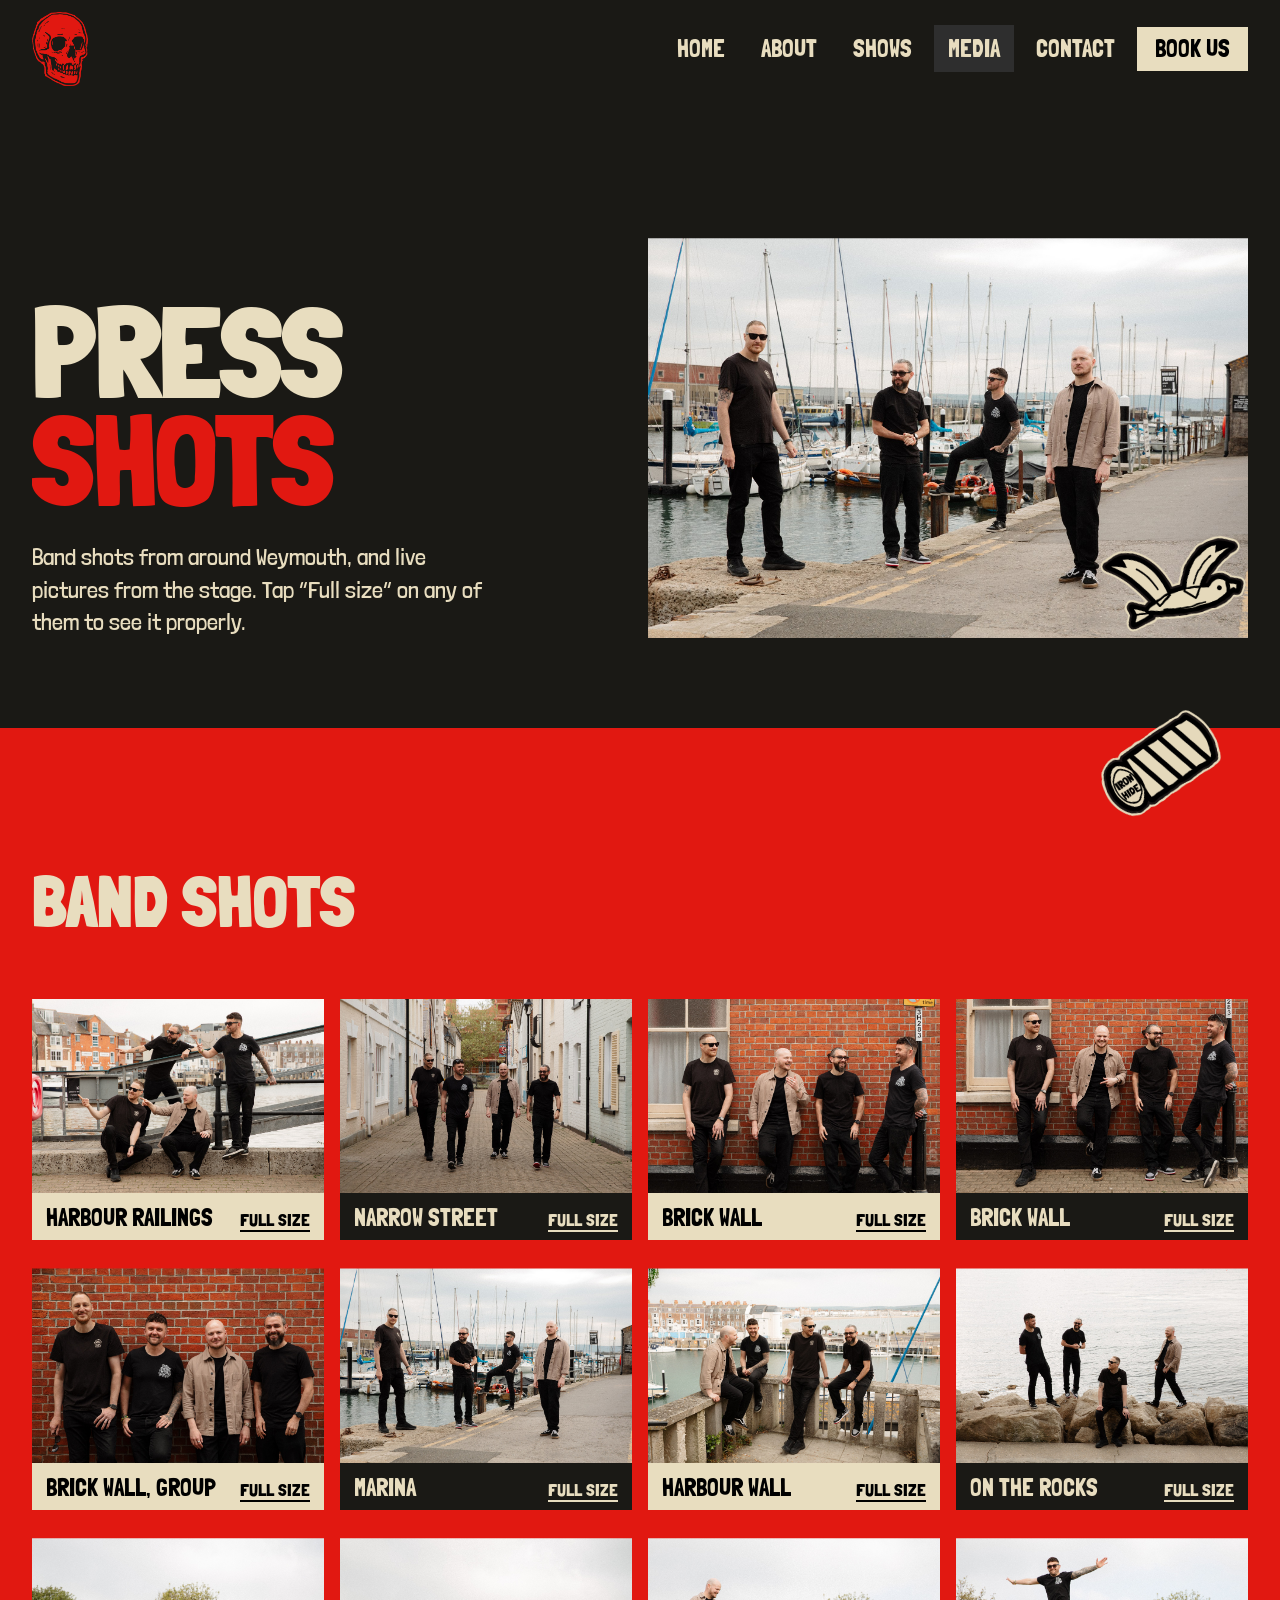
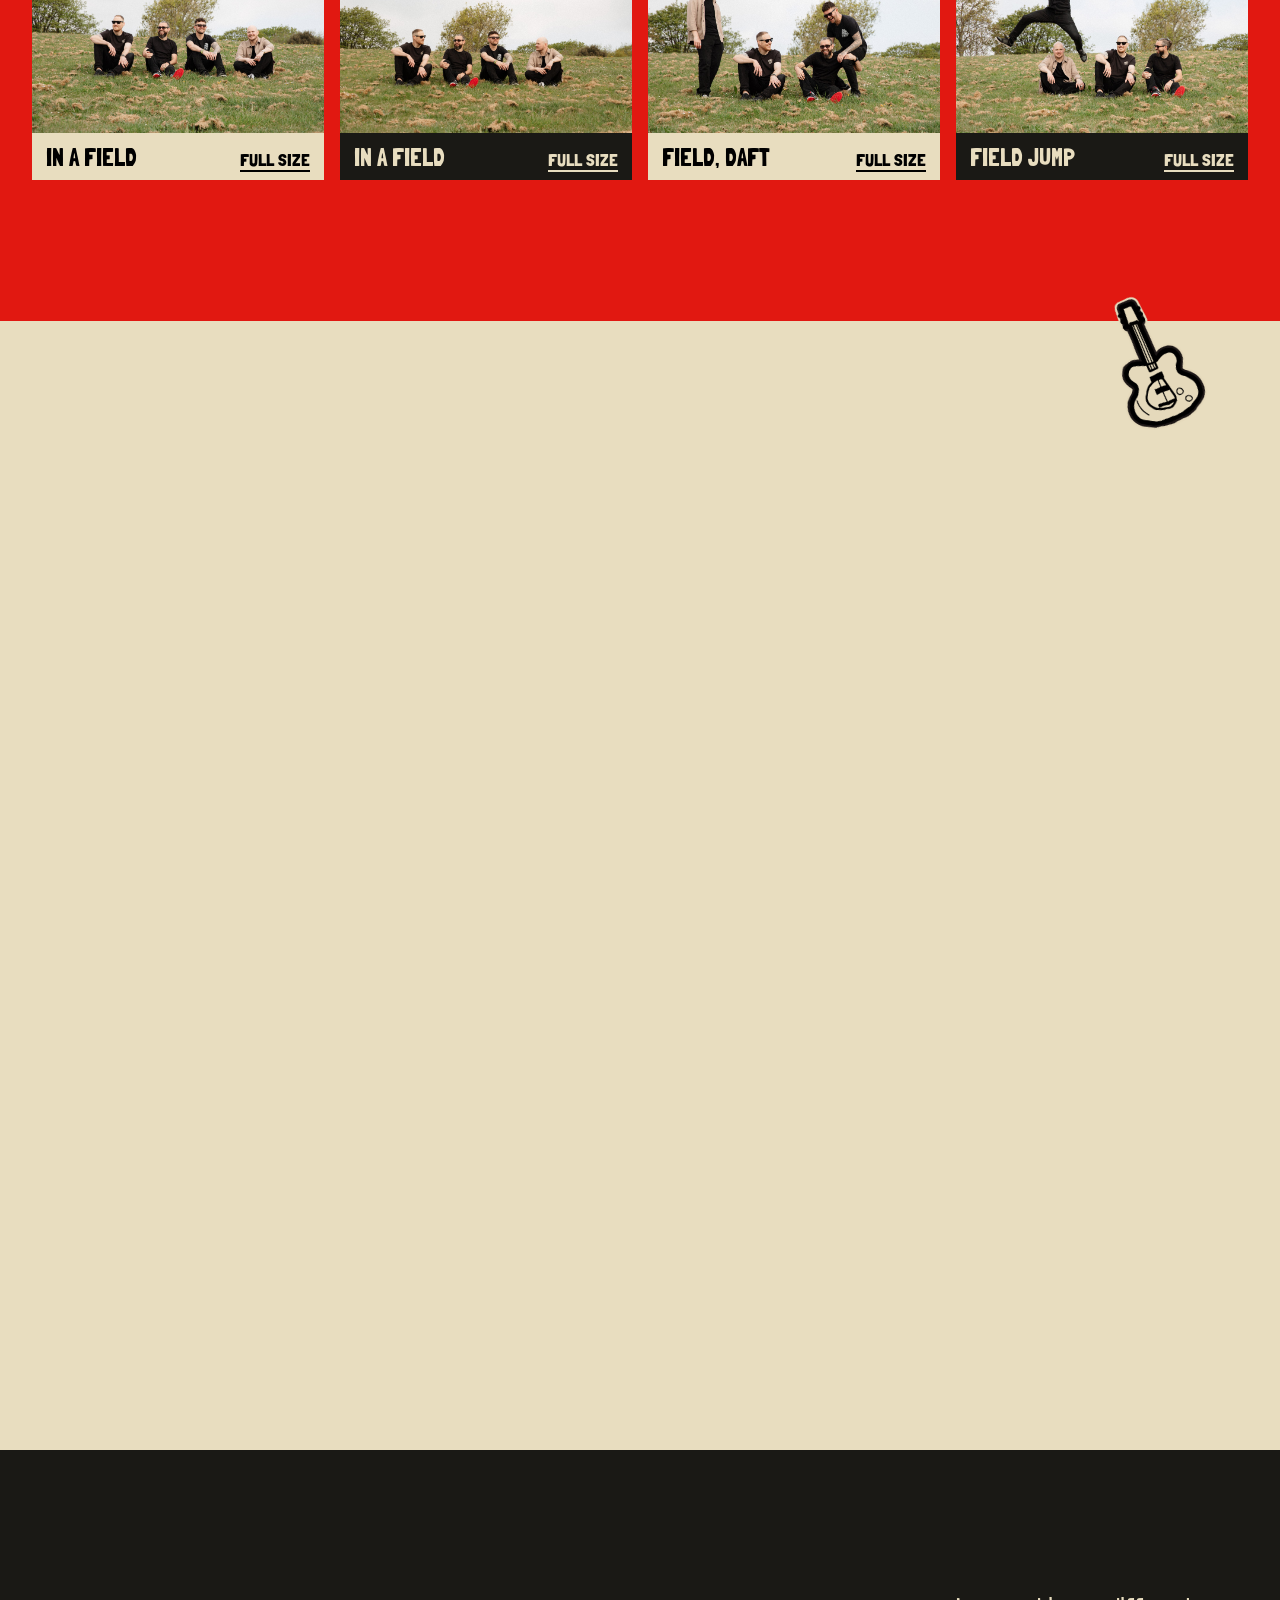
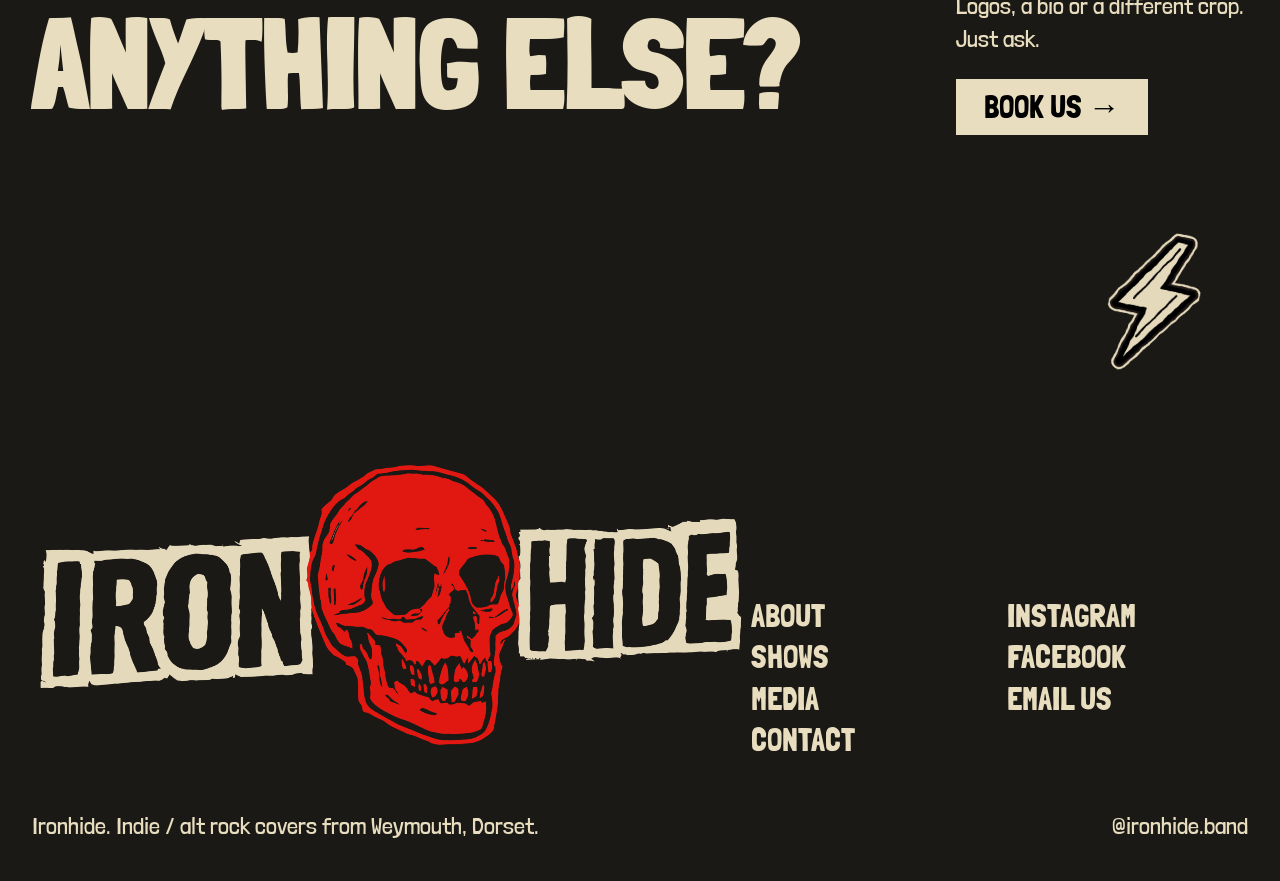
<file: media.html>
<!doctype html>
<html lang="en-GB">
<head>
<meta charset="utf-8">
<meta name="viewport" content="width=device-width, initial-scale=1">
<title>Media | Ironhide press shots and live photos</title>
<meta name="description" content="Band shots and live photos of Ironhide, with full-size downloads.">
<meta name="theme-color" content="#1a1915">
<meta property="og:title" content="Media | Ironhide press shots and live photos">
<meta property="og:description" content="Band shots and live photos of Ironhide, with full-size downloads.">
<meta property="og:image" content="img/live/live-38.jpg">
<link rel="icon" href="img/brand/ironhide-skull.png">
<link rel="preload" href="fonts/LondrinaSolid-Black.ttf" as="font" type="font/ttf" crossorigin>
<script>document.documentElement.classList.add('js')</script>
<link rel="stylesheet" href="css/site.css">
</head>
<body>
<a class="skip" href="#main">Skip to content</a>
<header class="bar">
  <a class="bar-skull" href="index.html"><img src="img/brand/ironhide-skull.png" alt="Ironhide, home" width="56" height="74"></a>
  <button class="bar-toggle" type="button" aria-expanded="false" aria-controls="menu">Menu</button>
  <nav id="menu" class="bar-nav" aria-label="Main">
    <a href="index.html">Home</a>
    <a href="about.html">About</a>
    <a href="shows.html">Shows</a>
    <a href="media.html" aria-current="page">Media</a>
    <a href="contact.html">Contact</a>
    <a class="btn sm" href="contact.html">Book us</a>
  </nav>
</header>
<main id="main">

<section class="field ground" aria-labelledby="media-h1" style="padding-bottom:clamp(56px,7vw,100px)">
  <div class="grid two" style="align-items:end">
    <div style="grid-column:1 / span 6;display:grid;gap:28px">
      <h1 id="media-h1" class="xl"><span class="mask"><span style="--d:100ms">Press</span></span><span class="mask"><span style="--d:210ms" class="red">shots</span></span></h1>
      <p class="body" data-reveal>Band shots from around Weymouth, and live pictures from the stage. Tap “Full size” on any of them to see it properly.</p>
    </div>
    <figure class="photo" style="grid-column:7 / span 6" data-reveal>
      <img src="img/band/ironhide-19.jpg" alt="Ironhide spread out along Weymouth marina" width="1969" height="1313" fetchpriority="high">
      <img class="sticker" src="img/stickers/seagull.png" alt="" width="190" height="190" style="transform:rotate(-8deg)">
    </figure>
  </div>
</section>

<section class="field red" aria-labelledby="band-h">
  <h2 id="band-h" class="l sec-head" data-reveal>Band shots</h2>
  <img class="sticker" src="img/stickers/rock.png" alt="" width="190" height="190" style="right:calc(var(--m) + 1.5vw);top:-3vw;transform:rotate(-10deg)" loading="lazy">
  <div class="tiles">
    <figure class="tile" data-reveal><a class="pic" href="img/band/ironhide-05.jpg" aria-label="Open full-size picture: Harbour railings"><img src="img/band/ironhide-05.jpg" alt="Pointing across Weymouth harbour" width="2000" height="1333" loading="lazy"></a><figcaption class="strip"><span>Harbour railings</span><a href="img/band/ironhide-05.jpg">Full size</a></figcaption></figure>
    <figure class="tile" data-reveal><a class="pic" href="img/band/ironhide-09.jpg" aria-label="Open full-size picture: Narrow street"><img src="img/band/ironhide-09.jpg" alt="Walking down a narrow street" width="2000" height="1333" loading="lazy"></a><figcaption class="strip"><span>Narrow street</span><a href="img/band/ironhide-09.jpg">Full size</a></figcaption></figure>
    <figure class="tile" data-reveal><a class="pic" href="img/band/ironhide-12.jpg" aria-label="Open full-size picture: Brick wall"><img src="img/band/ironhide-12.jpg" alt="Leaning on a red brick wall, laughing" width="2000" height="1333" loading="lazy"></a><figcaption class="strip"><span>Brick wall</span><a href="img/band/ironhide-12.jpg">Full size</a></figcaption></figure>
    <figure class="tile" data-reveal><a class="pic" href="img/band/ironhide-13.jpg" aria-label="Open full-size picture: Brick wall"><img src="img/band/ironhide-13.jpg" alt="Leaning on a red brick wall, laughing" width="2000" height="1333" loading="lazy"></a><figcaption class="strip"><span>Brick wall</span><a href="img/band/ironhide-13.jpg">Full size</a></figcaption></figure>
    <figure class="tile" data-reveal><a class="pic" href="img/band/ironhide-16.jpg" aria-label="Open full-size picture: Brick wall, group"><img src="img/band/ironhide-16.jpg" alt="Close group shot against the brick wall" width="2000" height="1333" loading="lazy"></a><figcaption class="strip"><span>Brick wall, group</span><a href="img/band/ironhide-16.jpg">Full size</a></figcaption></figure>
    <figure class="tile" data-reveal><a class="pic" href="img/band/ironhide-19.jpg" aria-label="Open full-size picture: Marina"><img src="img/band/ironhide-19.jpg" alt="Spread out along the marina" width="2000" height="1333" loading="lazy"></a><figcaption class="strip"><span>Marina</span><a href="img/band/ironhide-19.jpg">Full size</a></figcaption></figure>
    <figure class="tile" data-reveal><a class="pic" href="img/band/ironhide-24.jpg" aria-label="Open full-size picture: Harbour wall"><img src="img/band/ironhide-24.jpg" alt="Sitting on a harbour wall" width="2000" height="1333" loading="lazy"></a><figcaption class="strip"><span>Harbour wall</span><a href="img/band/ironhide-24.jpg">Full size</a></figcaption></figure>
    <figure class="tile" data-reveal><a class="pic" href="img/band/ironhide-31.jpg" aria-label="Open full-size picture: On the rocks"><img src="img/band/ironhide-31.jpg" alt="On the rocks by the sea" width="2000" height="1333" loading="lazy"></a><figcaption class="strip"><span>On the rocks</span><a href="img/band/ironhide-31.jpg">Full size</a></figcaption></figure>
    <figure class="tile" data-reveal><a class="pic" href="img/band/ironhide-35.jpg" aria-label="Open full-size picture: In a field"><img src="img/band/ironhide-35.jpg" alt="Sitting in a field" width="2000" height="1333" loading="lazy"></a><figcaption class="strip"><span>In a field</span><a href="img/band/ironhide-35.jpg">Full size</a></figcaption></figure>
    <figure class="tile" data-reveal><a class="pic" href="img/band/ironhide-36.jpg" aria-label="Open full-size picture: In a field"><img src="img/band/ironhide-36.jpg" alt="Sitting in a field" width="2000" height="1333" loading="lazy"></a><figcaption class="strip"><span>In a field</span><a href="img/band/ironhide-36.jpg">Full size</a></figcaption></figure>
    <figure class="tile" data-reveal><a class="pic" href="img/band/ironhide-37.jpg" aria-label="Open full-size picture: Field, daft"><img src="img/band/ironhide-37.jpg" alt="Mucking about in the field" width="2000" height="1333" loading="lazy"></a><figcaption class="strip"><span>Field, daft</span><a href="img/band/ironhide-37.jpg">Full size</a></figcaption></figure>
    <figure class="tile" data-reveal><a class="pic" href="img/band/ironhide-38.jpg" aria-label="Open full-size picture: Field jump"><img src="img/band/ironhide-38.jpg" alt="One of us, airborne" width="2000" height="1333" loading="lazy"></a><figcaption class="strip"><span>Field jump</span><a href="img/band/ironhide-38.jpg">Full size</a></figcaption></figure>
  </div>
</section>

<section class="field paper" aria-labelledby="live-h">
  <h2 id="live-h" class="l sec-head" data-reveal>Live shots</h2>
  <img class="sticker" src="img/stickers/guitar.png" alt="" width="190" height="190" style="right:calc(var(--m) + 1.5vw);top:-3vw;transform:rotate(9deg)" loading="lazy">
  <div class="tiles">
    <figure class="tile wide" data-reveal><a class="pic" href="img/live/live-38.jpg" aria-label="Open full-size picture: Amber haze"><img src="img/live/live-38.jpg" alt="Full line-up on stage in amber light and haze, IRONHIDE backdrop" width="2000" height="1333" loading="lazy"></a><figcaption class="strip"><span>Amber haze</span><a href="img/live/live-38.jpg">Full size</a></figcaption></figure>
    <figure class="tile" data-reveal><a class="pic" href="img/live/live-31.jpg" aria-label="Open full-size picture: Blue light"><img src="img/live/live-31.jpg" alt="Front of house in blue light, crowd in the foreground" width="2000" height="1333" loading="lazy"></a><figcaption class="strip"><span>Blue light</span><a href="img/live/live-31.jpg">Full size</a></figcaption></figure>
    <figure class="tile" data-reveal><a class="pic" href="img/live/live-33.jpg" aria-label="Open full-size picture: Hands up"><img src="img/live/live-33.jpg" alt="Front of house, blue haze, hands in the air" width="2000" height="1333" loading="lazy"></a><figcaption class="strip"><span>Hands up</span><a href="img/live/live-33.jpg">Full size</a></figcaption></figure>
    <figure class="tile" data-reveal><a class="pic" href="img/live/live-54.jpg" aria-label="Open full-size picture: White beams"><img src="img/live/live-54.jpg" alt="Front of house, white beams, a hand up in the crowd" width="2000" height="1333" loading="lazy"></a><figcaption class="strip"><span>White beams</span><a href="img/live/live-54.jpg">Full size</a></figcaption></figure>
    <figure class="tile" data-reveal><a class="pic" href="img/live/live-41.jpg" aria-label="Open full-size picture: Side of stage"><img src="img/live/live-41.jpg" alt="Side of stage in blue light, the tent full of crowd behind" width="2000" height="1333" loading="lazy"></a><figcaption class="strip"><span>Side of stage</span><a href="img/live/live-41.jpg">Full size</a></figcaption></figure>
    <figure class="tile" data-reveal><a class="pic" href="img/live/live-57.jpg" aria-label="Open full-size picture: Behind the bass"><img src="img/live/live-57.jpg" alt="Looking out over a packed crowd from behind the bass" width="2000" height="1333" loading="lazy"></a><figcaption class="strip"><span>Behind the bass</span><a href="img/live/live-57.jpg">Full size</a></figcaption></figure>
    <figure class="tile" data-reveal><a class="pic" href="img/live/live-28.jpg" aria-label="Open full-size picture: Side of stage"><img src="img/live/live-28.jpg" alt="Side of stage in warm light, the band mid-song" width="2000" height="1333" loading="lazy"></a><figcaption class="strip"><span>Side of stage</span><a href="img/live/live-28.jpg">Full size</a></figcaption></figure>
  </div>
</section>

<section class="field ground" aria-labelledby="cta-h">
  <div class="grid two">
    <h2 id="cta-h" class="xl" style="grid-column:1 / span 9" data-reveal>Anything else?</h2>
    <div style="grid-column:10 / span 3;display:grid;gap:24px;justify-items:start" data-reveal>
      <p class="body">Logos, a bio or a different crop. Just ask.</p>
      <a class="btn " href="contact.html">Book us →</a>
    </div>
  </div>
  <img class="sticker" src="img/stickers/bolt.png" alt="" width="190" height="190" style="right:calc(var(--m) + 1.5vw);bottom:-3vw;transform:rotate(12deg)" loading="lazy">
</section>

</main>
<footer class="foot">
  <div class="grid">
    <a class="mark" href="index.html" data-reveal><img src="img/brand/ironhide-lockup.png" alt="Ironhide" width="1384" height="554" loading="lazy"></a>
    <div class="cols" data-reveal>
      <div>
        <a href="about.html">About</a>
        <a href="shows.html">Shows</a>
        <a href="media.html">Media</a>
        <a href="contact.html">Contact</a>
      </div>
      <div>
        <a href="https://www.instagram.com/ironhide.band" rel="noopener">Instagram</a>
        <a href="https://www.facebook.com/Ironhideband" rel="noopener">Facebook</a>
        <a href="mailto:ironhideweymouth@gmail.com">Email us</a>
      </div>
    </div>
    <p class="fine"><span>Ironhide. Indie / alt rock covers from Weymouth, Dorset.</span><span>@ironhide.band</span></p>
  </div>
</footer>
<script src="js/site.js" defer></script>
</body>
</html>
</file>
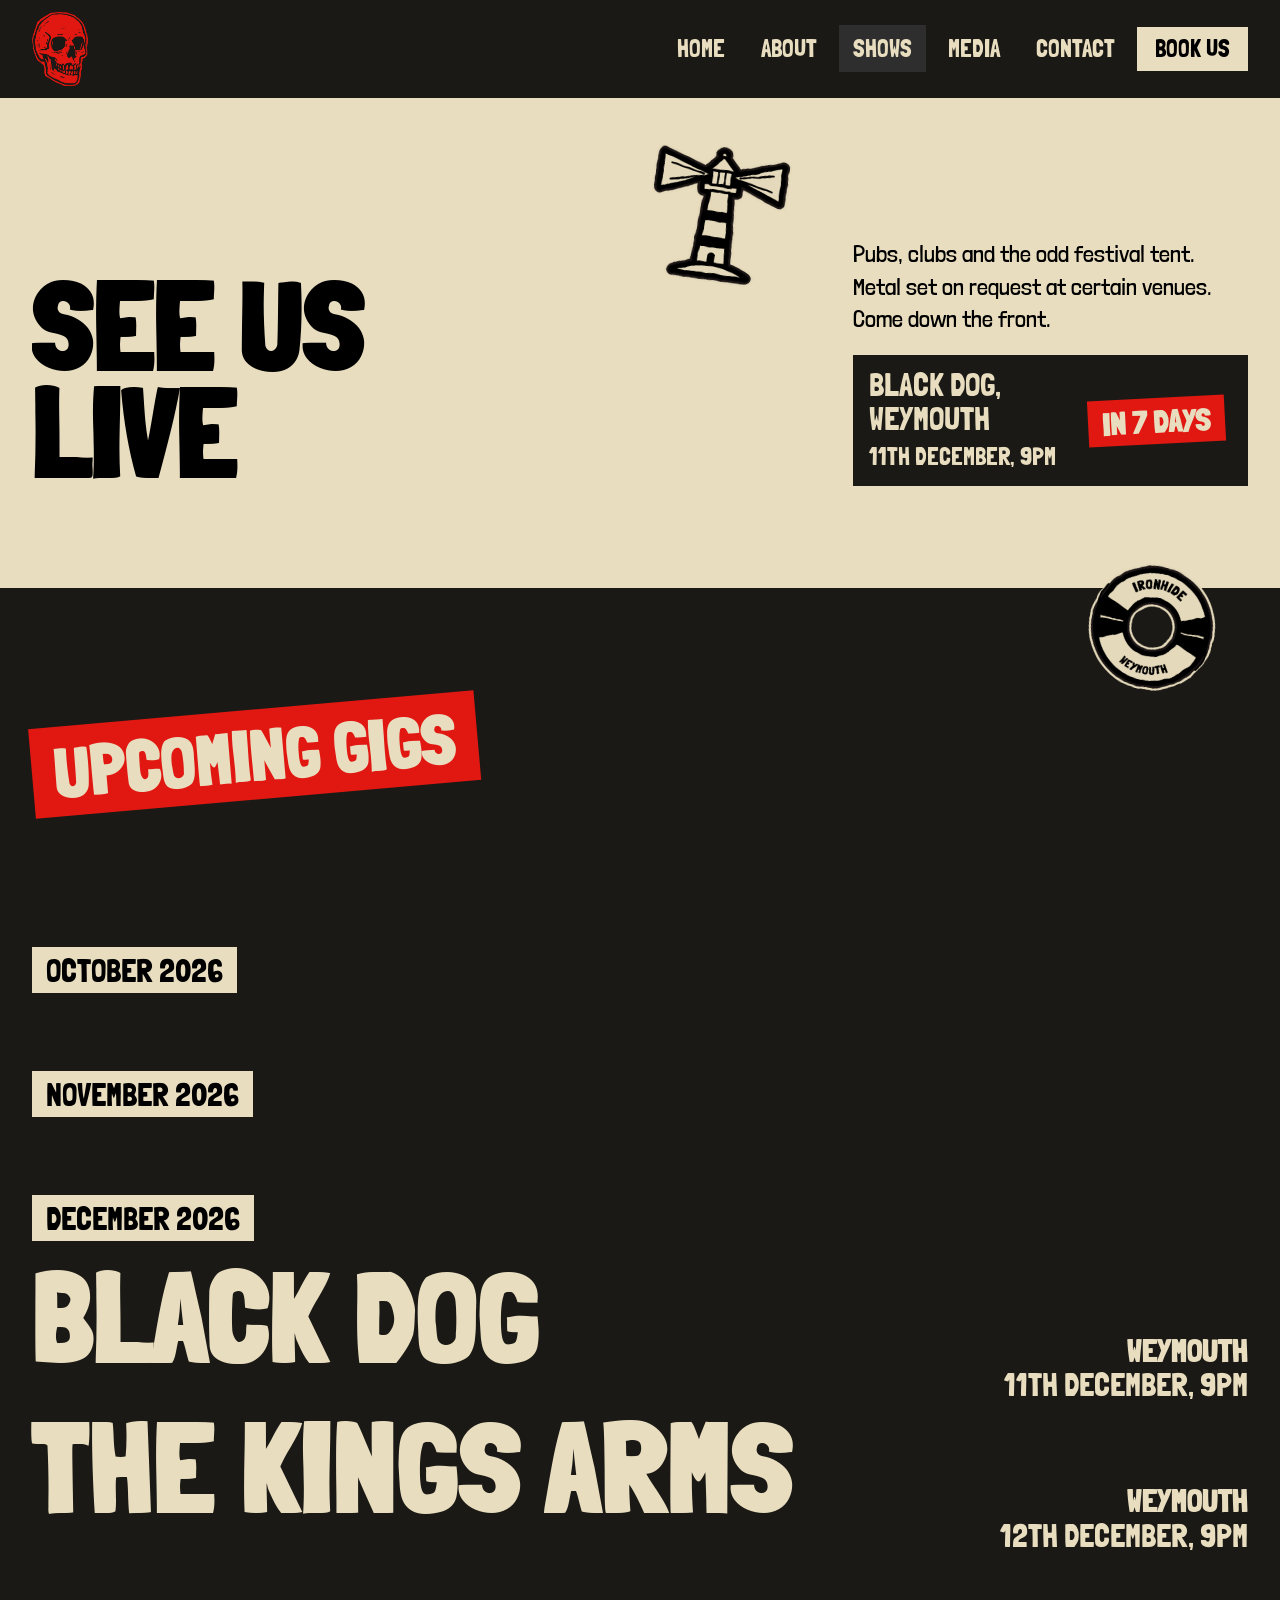
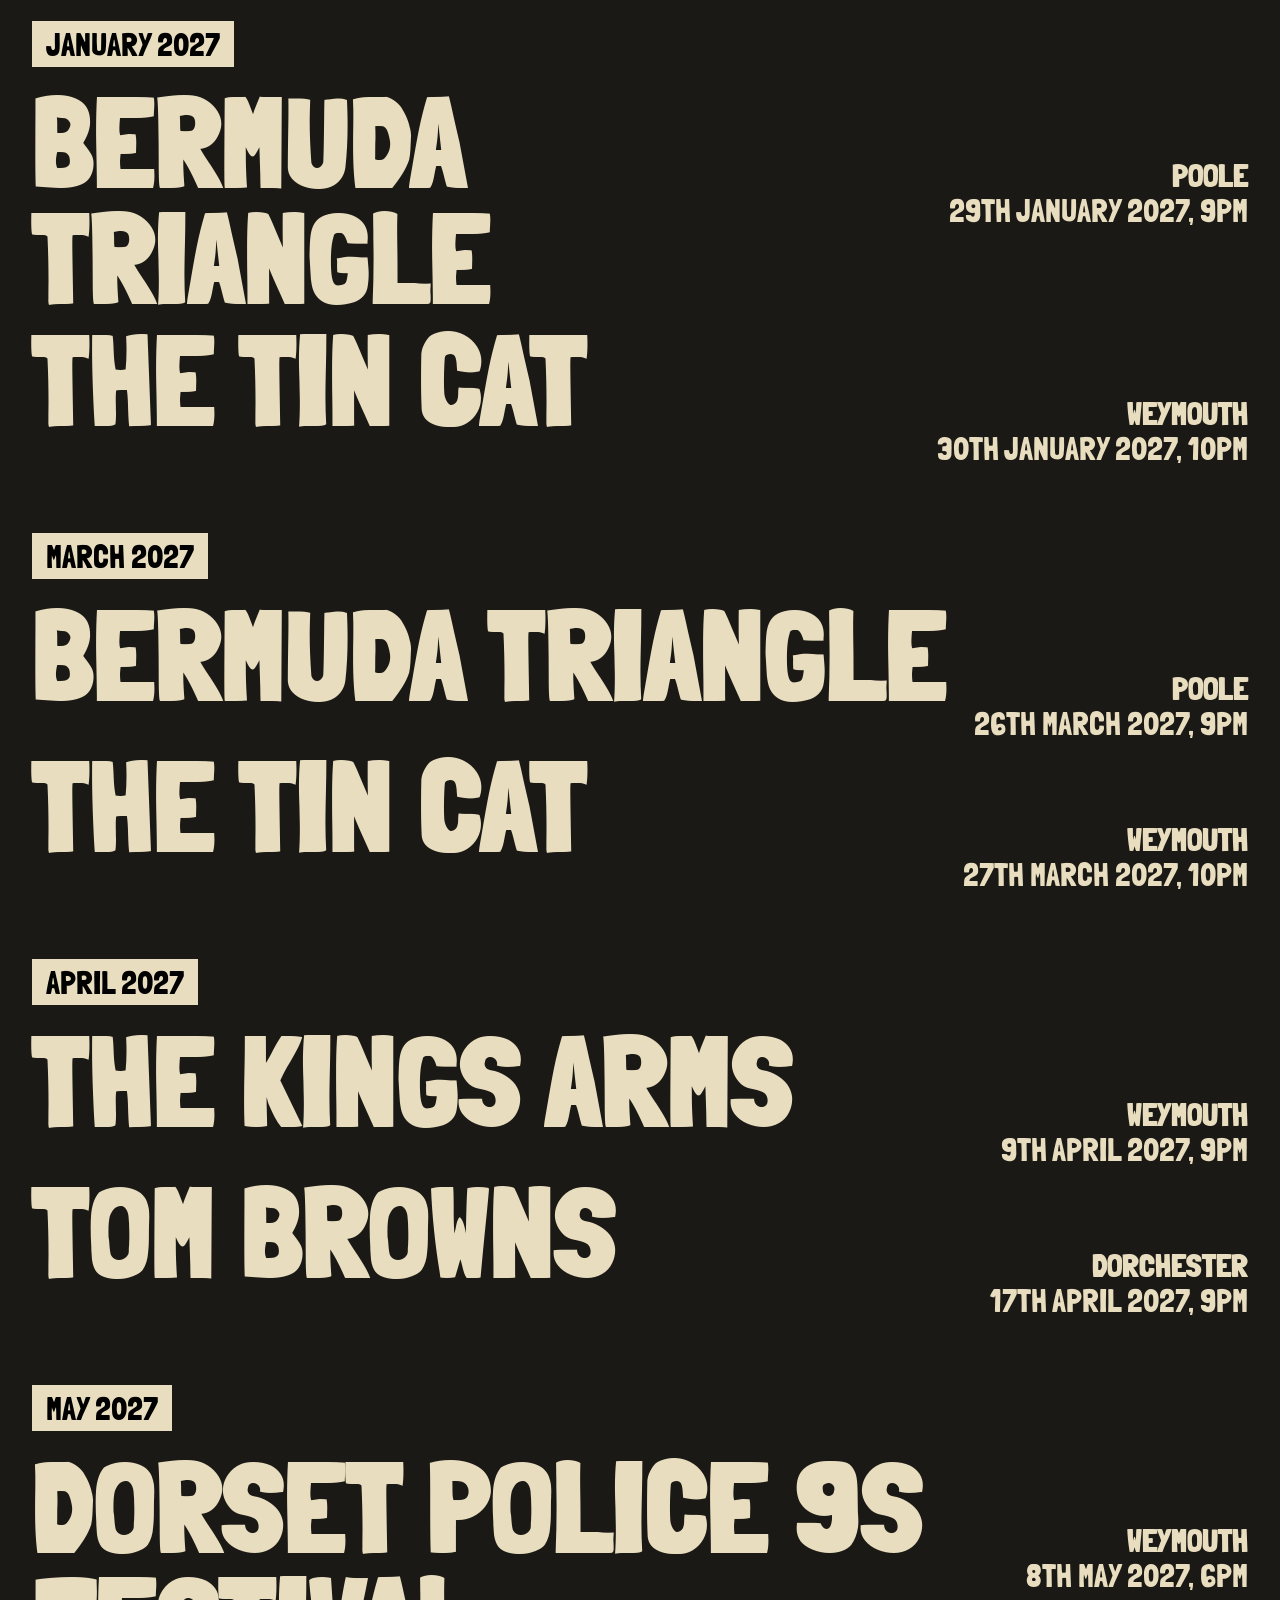
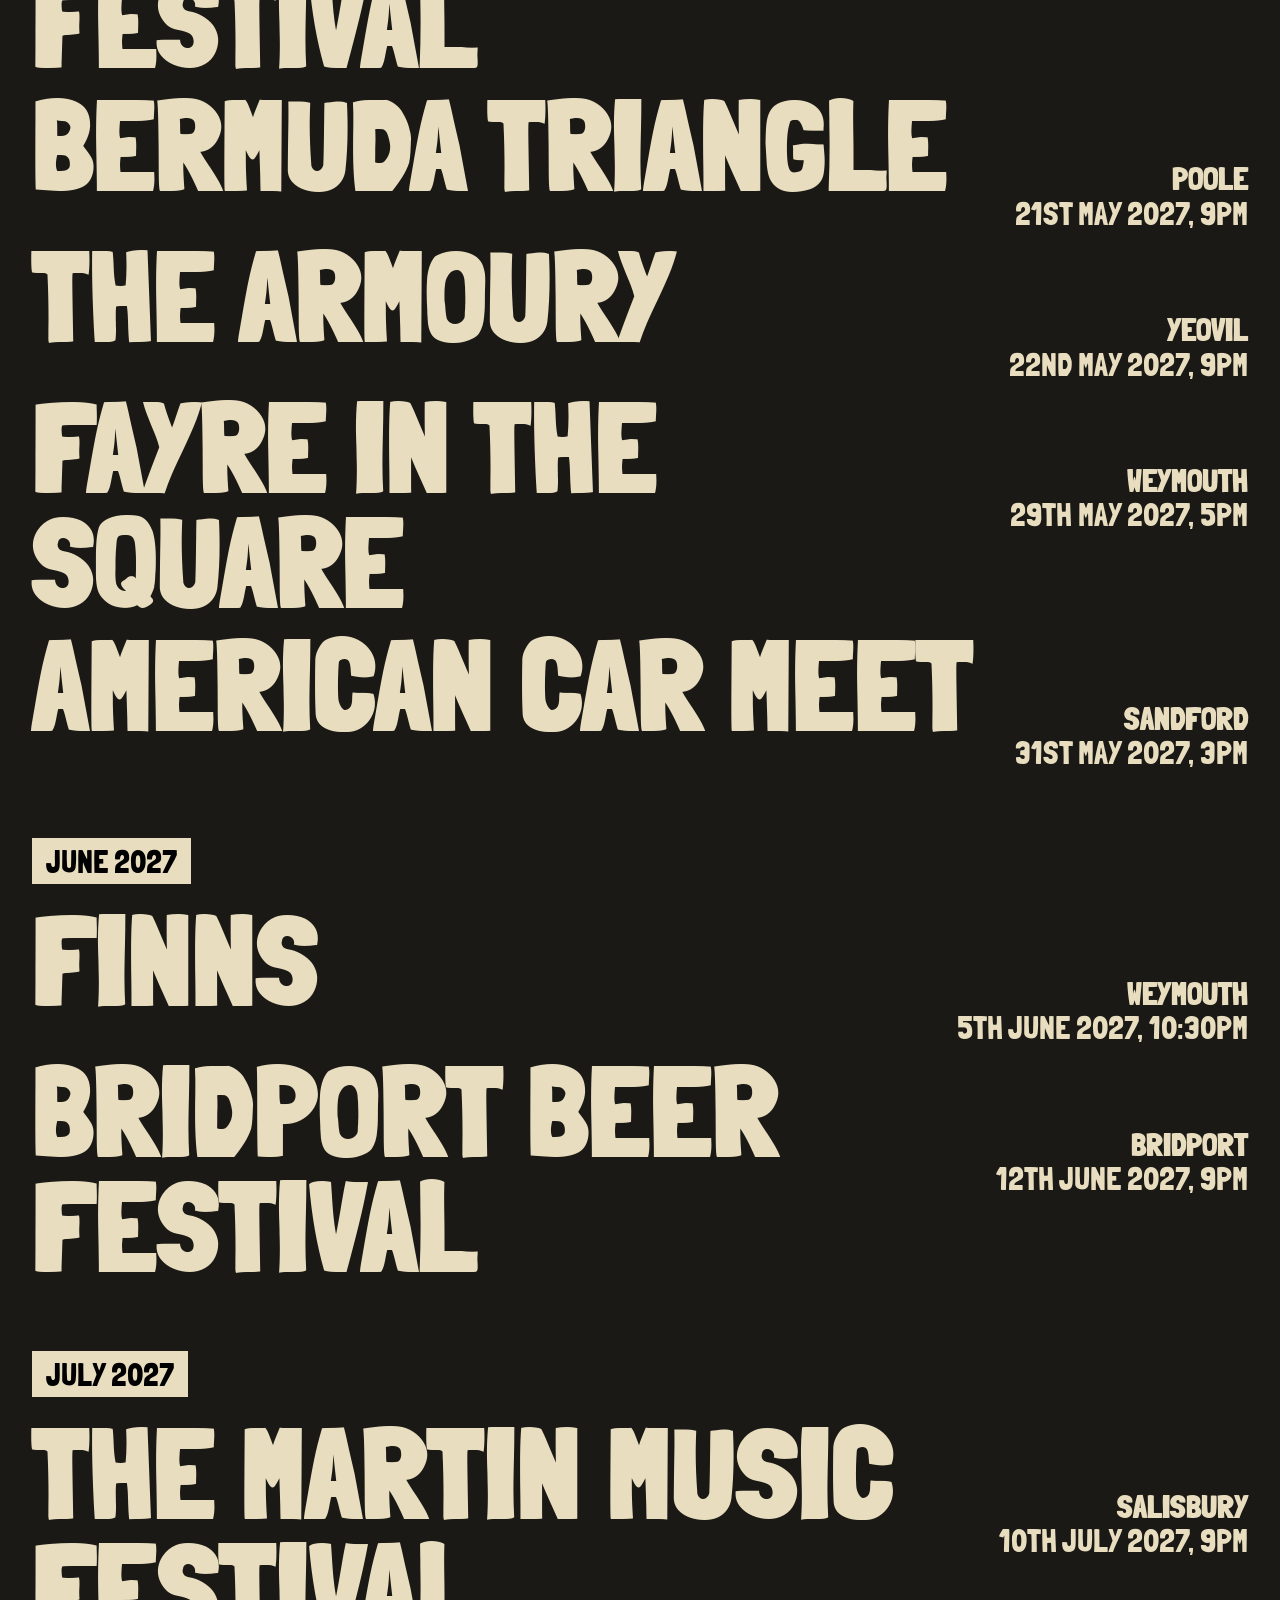
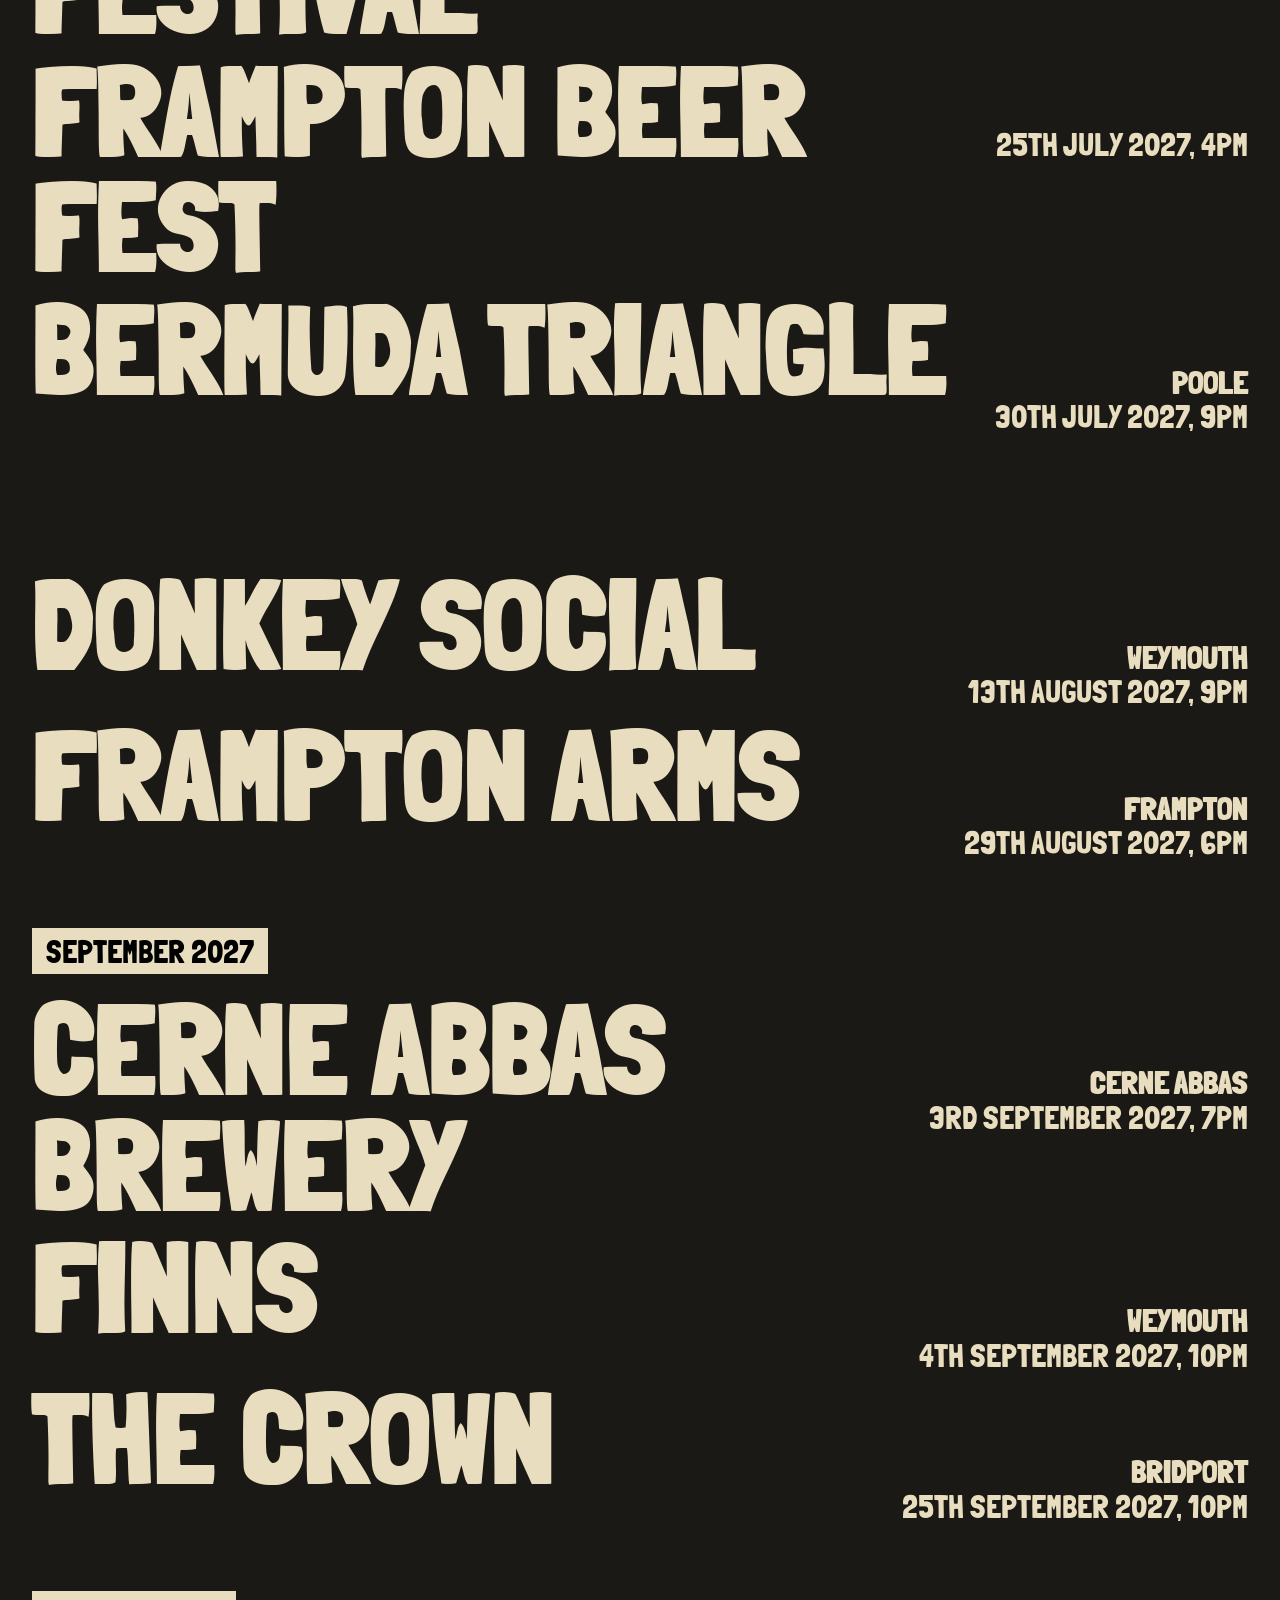
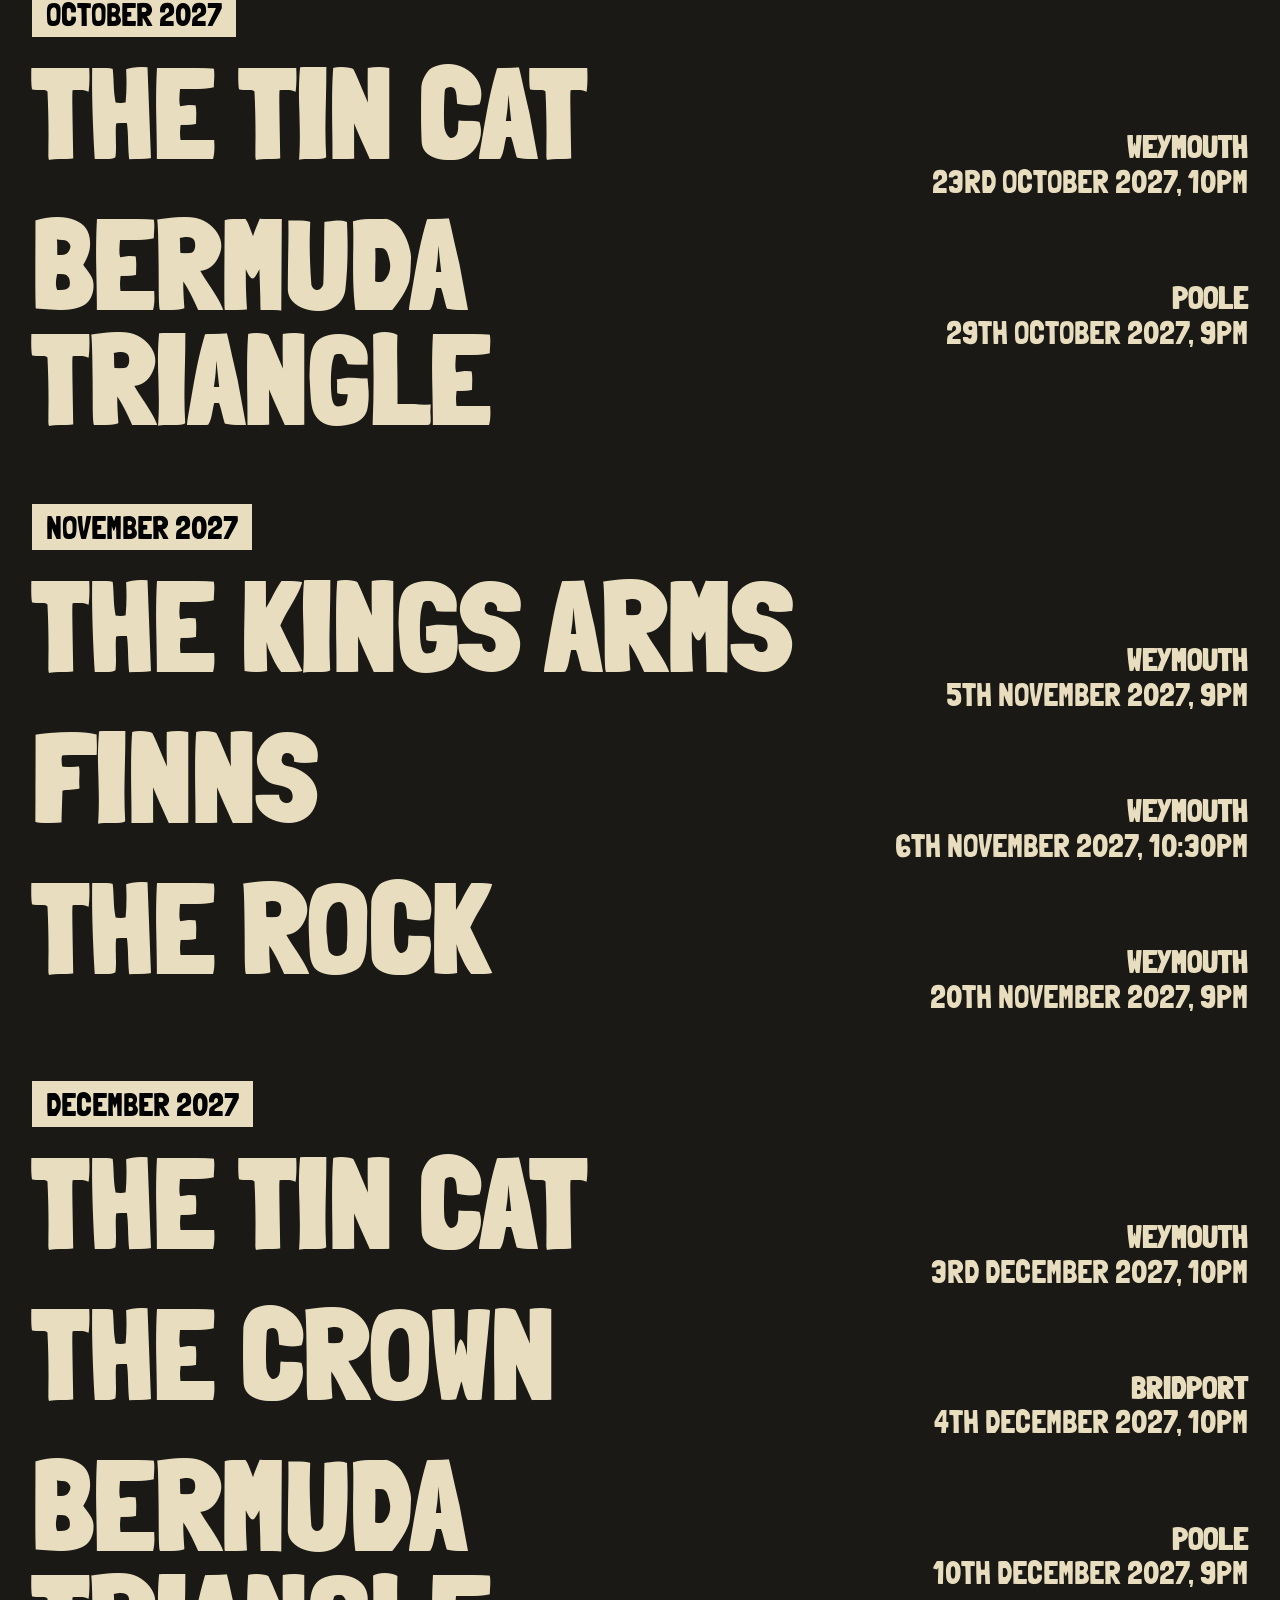
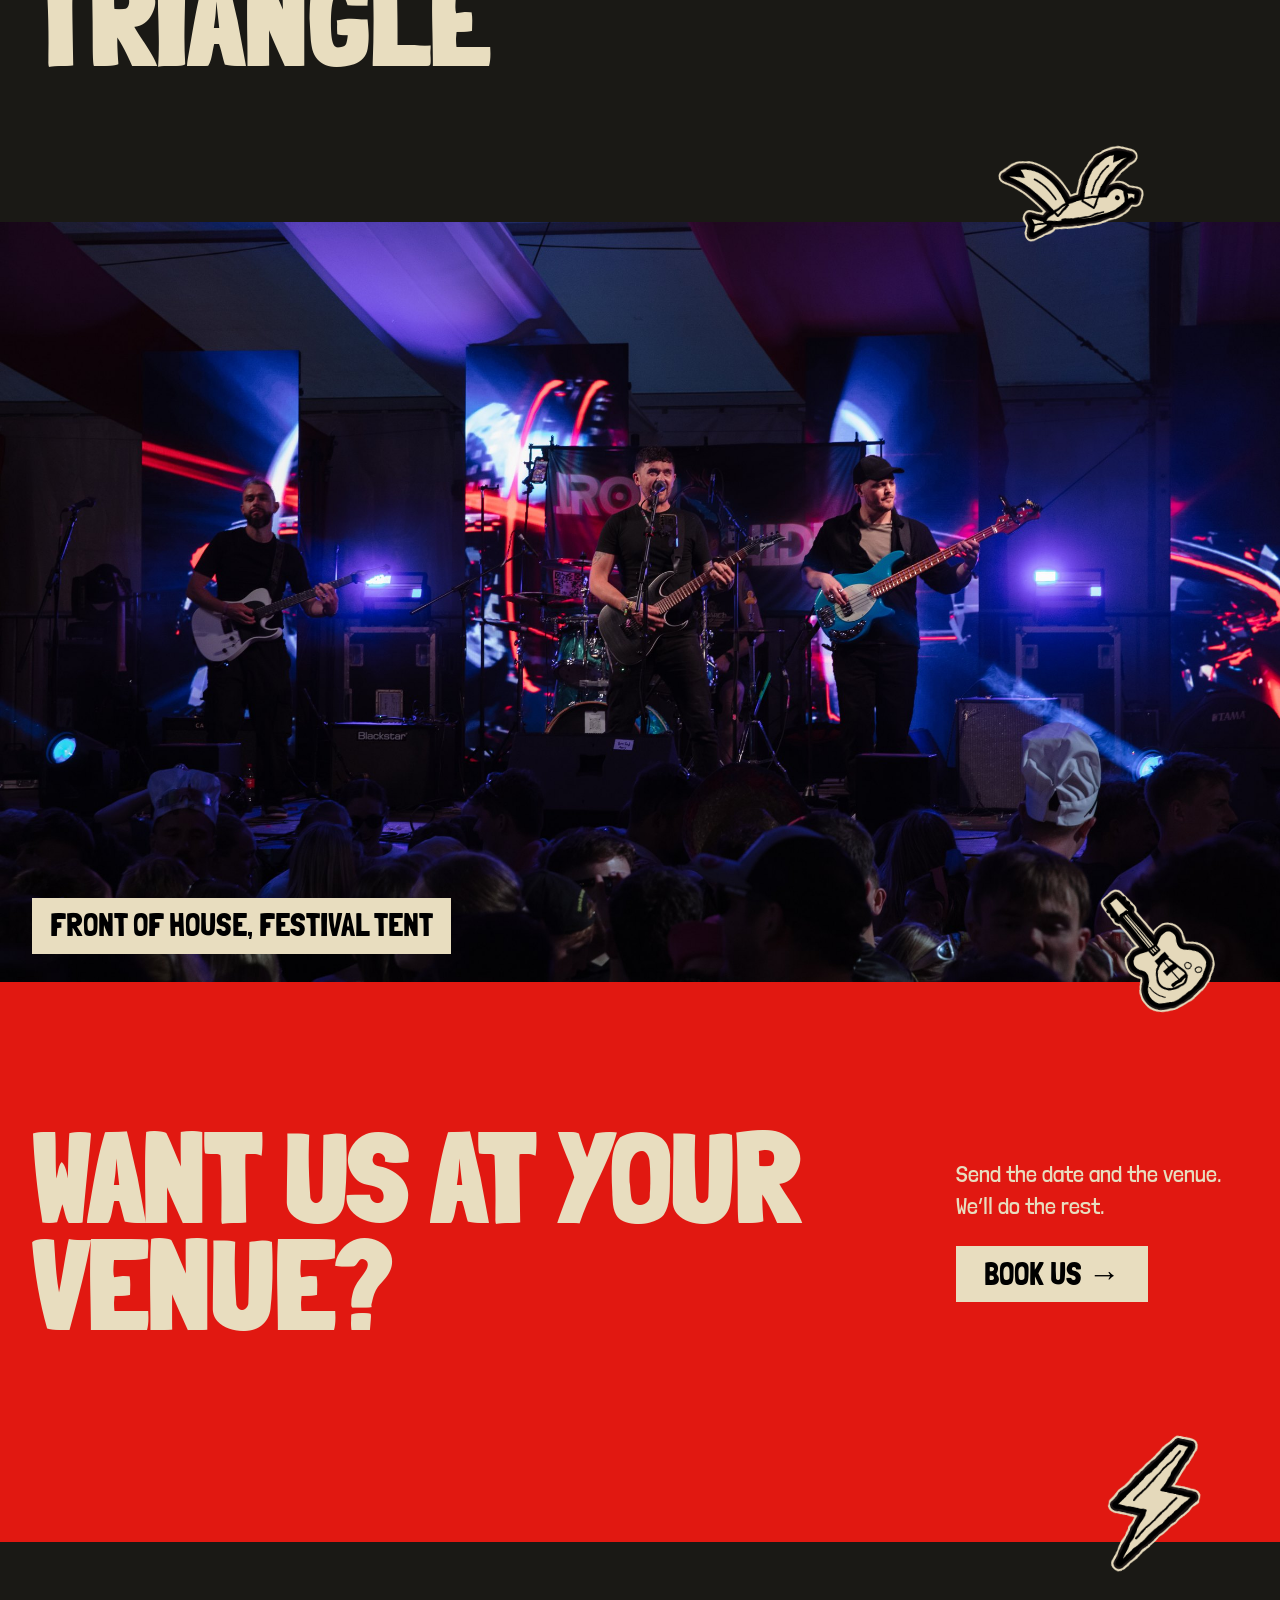
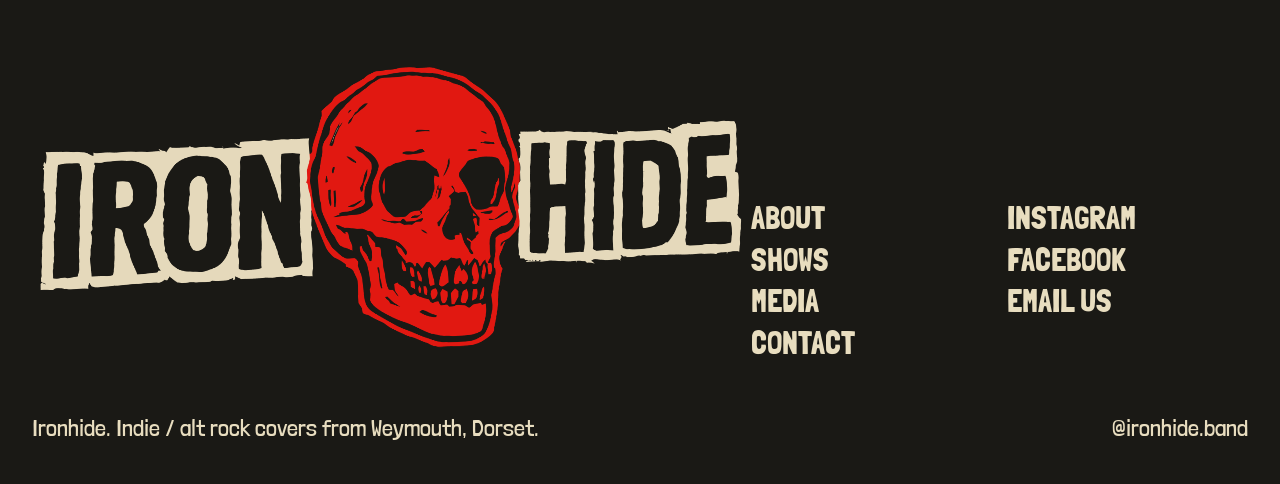
<file: shows.html>
<!doctype html>
<html lang="en-GB">
<head>
<meta charset="utf-8">
<meta name="viewport" content="width=device-width, initial-scale=1">
<title>Shows | Ironhide live dates</title>
<meta name="description" content="Where Ironhide are playing next: Weymouth, Yeovil, Bournemouth and more.">
<meta name="theme-color" content="#1a1915">
<meta property="og:title" content="Shows | Ironhide live dates">
<meta property="og:description" content="Where Ironhide are playing next: Weymouth, Yeovil, Bournemouth and more.">
<meta property="og:image" content="img/live/live-38.jpg">
<link rel="icon" href="img/brand/ironhide-skull.png">
<link rel="preload" href="fonts/LondrinaSolid-Black.ttf" as="font" type="font/ttf" crossorigin>
<script>document.documentElement.classList.add('js')</script>
<link rel="stylesheet" href="css/site.css">
</head>
<body>
<a class="skip" href="#main">Skip to content</a>
<header class="bar">
  <a class="bar-skull" href="index.html"><img src="img/brand/ironhide-skull.png" alt="Ironhide, home" width="56" height="74"></a>
  <button class="bar-toggle" type="button" aria-expanded="false" aria-controls="menu">Menu</button>
  <nav id="menu" class="bar-nav" aria-label="Main">
    <a href="index.html">Home</a>
    <a href="about.html">About</a>
    <a href="shows.html" aria-current="page">Shows</a>
    <a href="media.html">Media</a>
    <a href="contact.html">Contact</a>
    <a class="btn sm" href="contact.html">Book us</a>
  </nav>
</header>
<main id="main">

<section class="field paper" aria-labelledby="shows-h1" style="padding-bottom:clamp(64px,8vw,120px)">
  <div class="grid" style="align-items:end;row-gap:32px">
    <h1 id="shows-h1" class="xl" style="grid-column:1 / span 8"><span class="mask"><span style="--d:100ms">See us</span></span><span class="mask"><span style="--d:210ms">live</span></span></h1>
    <div style="grid-column:9 / span 4;display:grid;gap:20px" data-reveal>
      <p class="body">Pubs, clubs and the odd festival tent. Metal set on request at certain venues. Come down the front.</p>
      <div class="venuebar" style="background:var(--ground);color:var(--paper)" data-next>
  <span><span class="m" data-next-venue>The Tin Cat, Weymouth</span><span class="when" data-next-when>7th November, 9:30PM – 11:30PM</span></span>
  <span class="count" data-countdown hidden></span>
</div>
    </div>
  </div>
  <img class="sticker mid" src="img/stickers/lighthouse.png" alt="" width="190" height="190" style="right:38%;top:clamp(20px,3vw,44px);transform:rotate(8deg)" loading="lazy">
</section>

<section class="field ground" aria-labelledby="list-h">
  <div class="sec-head" data-reveal><h2 id="list-h" class="stamp">Upcoming gigs</h2></div>
  <div class="month" data-month>
    <h3 class="mh" data-reveal>October 2026</h3>
    <ol class="lines" style="font-size:var(--t-l)">
      <li data-date="2026-10-31T22:00" data-venue="The Tin Cat" data-town="Weymouth" data-when="31st October, 10PM" data-reveal><span>The Tin Cat</span><span class="info"><span>Weymouth</span><span>31st October, 10PM</span></span></li>
    </ol>
  </div>
  <div class="month" data-month>
    <h3 class="mh" data-reveal>November 2026</h3>
    <ol class="lines" style="font-size:var(--t-l)">
      <li data-date="2026-11-27T21:30" data-venue="The Bricklayers" data-town="Poole" data-when="27th November, 9:30PM" data-reveal><span>The Bricklayers</span><span class="info"><span>Poole</span><span>27th November, 9:30PM</span></span></li>
      <li data-date="2026-11-28T21:00" data-venue="King William, Frost Fayre" data-town="Glastonbury" data-when="28th November, 9PM" data-reveal><span>King William, Frost Fayre</span><span class="info"><span>Glastonbury</span><span>28th November, 9PM</span></span></li>
    </ol>
  </div>
  <div class="month" data-month>
    <h3 class="mh" data-reveal>December 2026</h3>
    <ol class="lines" style="font-size:var(--t-l)">
      <li data-date="2026-12-11T21:00" data-venue="Black Dog" data-town="Weymouth" data-when="11th December, 9PM" data-reveal><span>Black Dog</span><span class="info"><span>Weymouth</span><span>11th December, 9PM</span></span></li>
      <li data-date="2026-12-12T21:00" data-venue="The Kings Arms" data-town="Weymouth" data-when="12th December, 9PM" data-reveal><span>The Kings Arms</span><span class="info"><span>Weymouth</span><span>12th December, 9PM</span></span></li>
    </ol>
  </div>
  <div class="month" data-month>
    <h3 class="mh" data-reveal>January 2027</h3>
    <ol class="lines" style="font-size:var(--t-l)">
      <li data-date="2027-01-29T21:00" data-venue="Bermuda Triangle" data-town="Poole" data-when="29th January 2027, 9PM" data-reveal><span>Bermuda Triangle</span><span class="info"><span>Poole</span><span>29th January 2027, 9PM</span></span></li>
      <li data-date="2027-01-30T22:00" data-venue="The Tin Cat" data-town="Weymouth" data-when="30th January 2027, 10PM" data-reveal><span>The Tin Cat</span><span class="info"><span>Weymouth</span><span>30th January 2027, 10PM</span></span></li>
    </ol>
  </div>
  <div class="month" data-month>
    <h3 class="mh" data-reveal>March 2027</h3>
    <ol class="lines" style="font-size:var(--t-l)">
      <li data-date="2027-03-26T21:00" data-venue="Bermuda Triangle" data-town="Poole" data-when="26th March 2027, 9PM" data-reveal><span>Bermuda Triangle</span><span class="info"><span>Poole</span><span>26th March 2027, 9PM</span></span></li>
      <li data-date="2027-03-27T22:00" data-venue="The Tin Cat" data-town="Weymouth" data-when="27th March 2027, 10PM" data-reveal><span>The Tin Cat</span><span class="info"><span>Weymouth</span><span>27th March 2027, 10PM</span></span></li>
    </ol>
  </div>
  <div class="month" data-month>
    <h3 class="mh" data-reveal>April 2027</h3>
    <ol class="lines" style="font-size:var(--t-l)">
      <li data-date="2027-04-09T21:00" data-venue="The Kings Arms" data-town="Weymouth" data-when="9th April 2027, 9PM" data-reveal><span>The Kings Arms</span><span class="info"><span>Weymouth</span><span>9th April 2027, 9PM</span></span></li>
      <li data-date="2027-04-17T21:00" data-venue="Tom Browns" data-town="Dorchester" data-when="17th April 2027, 9PM" data-reveal><span>Tom Browns</span><span class="info"><span>Dorchester</span><span>17th April 2027, 9PM</span></span></li>
    </ol>
  </div>
  <div class="month" data-month>
    <h3 class="mh" data-reveal>May 2027</h3>
    <ol class="lines" style="font-size:var(--t-l)">
      <li data-date="2027-05-08T18:00" data-venue="Dorset Police 9s Festival" data-town="Weymouth" data-when="8th May 2027, 6PM" data-reveal><span>Dorset Police 9s Festival</span><span class="info"><span>Weymouth</span><span>8th May 2027, 6PM</span></span></li>
      <li data-date="2027-05-21T21:00" data-venue="Bermuda Triangle" data-town="Poole" data-when="21st May 2027, 9PM" data-reveal><span>Bermuda Triangle</span><span class="info"><span>Poole</span><span>21st May 2027, 9PM</span></span></li>
      <li data-date="2027-05-22T21:00" data-venue="The Armoury" data-town="Yeovil" data-when="22nd May 2027, 9PM" data-reveal><span>The Armoury</span><span class="info"><span>Yeovil</span><span>22nd May 2027, 9PM</span></span></li>
      <li data-date="2027-05-29T17:00" data-venue="Fayre in the Square" data-town="Weymouth" data-when="29th May 2027, 5PM" data-reveal><span>Fayre in the Square</span><span class="info"><span>Weymouth</span><span>29th May 2027, 5PM</span></span></li>
      <li data-date="2027-05-31T15:00" data-venue="American Car Meet" data-town="Sandford" data-when="31st May 2027, 3PM" data-reveal><span>American Car Meet</span><span class="info"><span>Sandford</span><span>31st May 2027, 3PM</span></span></li>
    </ol>
  </div>
  <div class="month" data-month>
    <h3 class="mh" data-reveal>June 2027</h3>
    <ol class="lines" style="font-size:var(--t-l)">
      <li data-date="2027-06-05T22:30" data-venue="Finns" data-town="Weymouth" data-when="5th June 2027, 10:30PM" data-reveal><span>Finns</span><span class="info"><span>Weymouth</span><span>5th June 2027, 10:30PM</span></span></li>
      <li data-date="2027-06-12T21:00" data-venue="Bridport Beer Festival" data-town="Bridport" data-when="12th June 2027, 9PM" data-reveal><span>Bridport Beer Festival</span><span class="info"><span>Bridport</span><span>12th June 2027, 9PM</span></span></li>
    </ol>
  </div>
  <div class="month" data-month>
    <h3 class="mh" data-reveal>July 2027</h3>
    <ol class="lines" style="font-size:var(--t-l)">
      <li data-date="2027-07-10T21:00" data-venue="The Martin Music Festival" data-town="Salisbury" data-when="10th July 2027, 9PM" data-reveal><span>The Martin Music Festival</span><span class="info"><span>Salisbury</span><span>10th July 2027, 9PM</span></span></li>
      <li data-date="2027-07-25T16:00" data-venue="Frampton Beer Fest" data-town="" data-when="25th July 2027, 4PM" data-reveal><span>Frampton Beer Fest</span><span class="info"><span>25th July 2027, 4PM</span></span></li>
      <li data-date="2027-07-30T21:00" data-venue="Bermuda Triangle" data-town="Poole" data-when="30th July 2027, 9PM" data-reveal><span>Bermuda Triangle</span><span class="info"><span>Poole</span><span>30th July 2027, 9PM</span></span></li>
    </ol>
  </div>
  <div class="month" data-month>
    <h3 class="mh" data-reveal>August 2027</h3>
    <ol class="lines" style="font-size:var(--t-l)">
      <li data-date="2027-08-13T21:00" data-venue="Donkey Social" data-town="Weymouth" data-when="13th August 2027, 9PM" data-reveal><span>Donkey Social</span><span class="info"><span>Weymouth</span><span>13th August 2027, 9PM</span></span></li>
      <li data-date="2027-08-29T18:00" data-venue="Frampton Arms" data-town="Frampton" data-when="29th August 2027, 6PM" data-reveal><span>Frampton Arms</span><span class="info"><span>Frampton</span><span>29th August 2027, 6PM</span></span></li>
    </ol>
  </div>
  <div class="month" data-month>
    <h3 class="mh" data-reveal>September 2027</h3>
    <ol class="lines" style="font-size:var(--t-l)">
      <li data-date="2027-09-03T19:00" data-venue="Cerne Abbas Brewery" data-town="Cerne Abbas" data-when="3rd September 2027, 7PM" data-reveal><span>Cerne Abbas Brewery</span><span class="info"><span>Cerne Abbas</span><span>3rd September 2027, 7PM</span></span></li>
      <li data-date="2027-09-04T22:00" data-venue="Finns" data-town="Weymouth" data-when="4th September 2027, 10PM" data-reveal><span>Finns</span><span class="info"><span>Weymouth</span><span>4th September 2027, 10PM</span></span></li>
      <li data-date="2027-09-25T22:00" data-venue="The Crown" data-town="Bridport" data-when="25th September 2027, 10PM" data-reveal><span>The Crown</span><span class="info"><span>Bridport</span><span>25th September 2027, 10PM</span></span></li>
    </ol>
  </div>
  <div class="month" data-month>
    <h3 class="mh" data-reveal>October 2027</h3>
    <ol class="lines" style="font-size:var(--t-l)">
      <li data-date="2027-10-23T22:00" data-venue="The Tin Cat" data-town="Weymouth" data-when="23rd October 2027, 10PM" data-reveal><span>The Tin Cat</span><span class="info"><span>Weymouth</span><span>23rd October 2027, 10PM</span></span></li>
      <li data-date="2027-10-29T21:00" data-venue="Bermuda Triangle" data-town="Poole" data-when="29th October 2027, 9PM" data-reveal><span>Bermuda Triangle</span><span class="info"><span>Poole</span><span>29th October 2027, 9PM</span></span></li>
    </ol>
  </div>
  <div class="month" data-month>
    <h3 class="mh" data-reveal>November 2027</h3>
    <ol class="lines" style="font-size:var(--t-l)">
      <li data-date="2027-11-05T21:00" data-venue="The Kings Arms" data-town="Weymouth" data-when="5th November 2027, 9PM" data-reveal><span>The Kings Arms</span><span class="info"><span>Weymouth</span><span>5th November 2027, 9PM</span></span></li>
      <li data-date="2027-11-06T22:30" data-venue="Finns" data-town="Weymouth" data-when="6th November 2027, 10:30PM" data-reveal><span>Finns</span><span class="info"><span>Weymouth</span><span>6th November 2027, 10:30PM</span></span></li>
      <li data-date="2027-11-20T21:00" data-venue="The Rock" data-town="Weymouth" data-when="20th November 2027, 9PM" data-reveal><span>The Rock</span><span class="info"><span>Weymouth</span><span>20th November 2027, 9PM</span></span></li>
    </ol>
  </div>
  <div class="month" data-month>
    <h3 class="mh" data-reveal>December 2027</h3>
    <ol class="lines" style="font-size:var(--t-l)">
      <li data-date="2027-12-03T22:00" data-venue="The Tin Cat" data-town="Weymouth" data-when="3rd December 2027, 10PM" data-reveal><span>The Tin Cat</span><span class="info"><span>Weymouth</span><span>3rd December 2027, 10PM</span></span></li>
      <li data-date="2027-12-04T22:00" data-venue="The Crown" data-town="Bridport" data-when="4th December 2027, 10PM" data-reveal><span>The Crown</span><span class="info"><span>Bridport</span><span>4th December 2027, 10PM</span></span></li>
      <li data-date="2027-12-10T21:00" data-venue="Bermuda Triangle" data-town="Poole" data-when="10th December 2027, 9PM" data-reveal><span>Bermuda Triangle</span><span class="info"><span>Poole</span><span>10th December 2027, 9PM</span></span></li>
    </ol>
  </div>
  <img class="sticker" src="img/stickers/seagull.png" alt="" width="190" height="190" style="right:calc(var(--m) + 8vw);bottom:-4vw;transform:rotate(-8deg)" loading="lazy">
  <img class="sticker" src="img/stickers/lifebuoy.png" alt="" width="190" height="190" style="right:calc(var(--m) + 1.5vw);top:-3vw;transform:rotate(12deg)" loading="lazy">
</section>

<section class="bleed" aria-label="Live photo">
  <div class="bleed-img">
    <img src="img/live/live-31.jpg" alt="Front of house at an Ironhide gig, blue stage light, crowd in the foreground and the IRONHIDE backdrop" width="2000" height="1333" loading="lazy">
  </div>
  <p class="tape" data-reveal>Front of house, festival tent</p>
  <img class="sticker" src="img/stickers/guitar.png" alt="" width="190" height="190" style="right:calc(var(--m) + 1.5vw);bottom:-3vw;transform:rotate(-8deg)" loading="lazy">
</section>

<section class="field red" aria-labelledby="cta-h">
  <div class="grid two">
    <h2 id="cta-h" class="xl" style="grid-column:1 / span 9" data-reveal>Want us at your venue?</h2>
    <div style="grid-column:10 / span 3;display:grid;gap:24px;justify-items:start" data-reveal>
      <p class="body">Send the date and the venue. We’ll do the rest.</p>
      <a class="btn " href="contact.html">Book us →</a>
    </div>
  </div>
  <img class="sticker" src="img/stickers/bolt.png" alt="" width="190" height="190" style="right:calc(var(--m) + 1.5vw);bottom:-3vw;transform:rotate(12deg)" loading="lazy">
</section>

</main>
<footer class="foot">
  <div class="grid">
    <a class="mark" href="index.html" data-reveal><img src="img/brand/ironhide-lockup.png" alt="Ironhide" width="1384" height="554" loading="lazy"></a>
    <div class="cols" data-reveal>
      <div>
        <a href="about.html">About</a>
        <a href="shows.html">Shows</a>
        <a href="media.html">Media</a>
        <a href="contact.html">Contact</a>
      </div>
      <div>
        <a href="https://www.instagram.com/ironhide.band" rel="noopener">Instagram</a>
        <a href="https://www.facebook.com/Ironhideband" rel="noopener">Facebook</a>
        <a href="mailto:ironhideweymouth@gmail.com">Email us</a>
      </div>
    </div>
    <p class="fine"><span>Ironhide. Indie / alt rock covers from Weymouth, Dorset.</span><span>@ironhide.band</span></p>
  </div>
</footer>
<script src="js/site.js" defer></script>
</body>
</html>
</file>
<file: css/site.css>
/* Ironhide site. Tokens from the Ironhide design system (tokens.json). */

@font-face { font-family: "Londrina Solid"; src: url("../fonts/LondrinaSolid-Light.ttf") format("truetype"); font-weight: 300; font-display: swap; }
@font-face { font-family: "Londrina Solid"; src: url("../fonts/LondrinaSolid-Regular.ttf") format("truetype"); font-weight: 400; font-display: swap; }
@font-face { font-family: "Londrina Solid"; src: url("../fonts/LondrinaSolid-Black.ttf") format("truetype"); font-weight: 900; font-display: swap; }

:root {
  --ground: #1a1915;
  --ground-raised: #2e2e2e;
  --paper: #e8ddbf;
  --ink: #000000;
  --skull-red: #e11811;
  --paper-muted: #a39b8a;

  --font-display: "Londrina Solid", Impact, "Arial Narrow", sans-serif;

  /* five type steps */
  --t-xl: clamp(60px, 10vw, 160px);
  --t-l: clamp(40px, 5.6vw, 84px);
  --t-m: clamp(26px, 2.5vw, 36px);
  --t-s: 24px;
  --t-xs: 18px;

  --m: clamp(16px, 2.5vw, 40px);
  --gap: 16px;
  --section: clamp(88px, 11vw, 168px);
  --tilt-logo: -2.41deg;
  --tilt-sticker: 5.73deg;
  --ease: cubic-bezier(.16, 1, .3, 1);
}

*, *::before, *::after { box-sizing: border-box; }
html { overflow-x: clip; scroll-behavior: smooth; -webkit-text-size-adjust: 100%; }
body {
  margin: 0;
  background: var(--ground);
  color: var(--paper);
  font-family: var(--font-display);
  font-weight: 300;
  font-size: var(--t-s);
  line-height: 1.3;
  -webkit-font-smoothing: antialiased;
}
img { display: block; max-width: 100%; height: auto; }
a { color: inherit; }
h1, h2, h3, p, ol, ul, figure, blockquote { margin: 0; }
ol, ul { padding: 0; list-style: none; }
::selection { background: var(--skull-red); color: var(--paper); }
:focus-visible { outline: 4px solid var(--paper); outline-offset: 4px; }
.paper :focus-visible, .on-paper :focus-visible { outline-color: var(--ink); }
.sr { position: absolute; width: 1px; height: 1px; overflow: hidden; clip: rect(0 0 0 0); white-space: nowrap; }
.skip { position: absolute; left: var(--m); top: -80px; background: var(--paper); color: var(--ink); padding: 12px 20px; font-weight: 400; text-transform: uppercase; z-index: 100; }
.skip:focus { top: 12px; }

/* type */
.up { text-transform: uppercase; }
.xl { font-weight: 900; font-size: var(--t-xl); line-height: .84; letter-spacing: -.01em; text-transform: uppercase; }
.l  { font-weight: 900; font-size: var(--t-l); line-height: .92; text-transform: uppercase; }
.m  { font-weight: 400; font-size: var(--t-m); line-height: 1.05; text-transform: uppercase; }
.body { font-size: var(--t-s); line-height: 1.35; max-width: 38ch; }
.body + .body { margin-top: 1em; }
.red { color: var(--skull-red); }

/* the frame */
.wrap { padding-left: var(--m); padding-right: var(--m); }
.grid { display: grid; grid-template-columns: repeat(12, minmax(0, 1fr)); column-gap: var(--gap); }
.field { position: relative; padding: var(--section) var(--m); }
.field.ground { background: var(--ground); color: var(--paper); }
.field.paper { background: var(--paper); color: var(--ink); }
.field.red { background: var(--skull-red); color: var(--paper); }

/* bar */
.bar { position: sticky; top: 0; z-index: 50; display: flex; align-items: center; justify-content: space-between; gap: 24px; min-height: 80px; padding: 12px var(--m); background: var(--ground); }
.bar-skull img { width: 56px; transition: transform .35s var(--ease); }
.bar-skull:hover img { transform: rotate(-8deg) scale(1.08); }
.bar-nav { display: flex; align-items: center; gap: 8px; }
.bar-nav a:not(.btn) { display: inline-block; padding: 8px 14px; font-weight: 400; font-size: var(--t-s); text-transform: uppercase; text-decoration: none; transition: background .2s, color .2s, transform .2s var(--ease); }
.bar-nav a:not(.btn):hover { background: var(--paper); color: var(--ink); }
.bar-nav a:not(.btn):active { transform: translateY(2px); }
.bar-nav a[aria-current="page"]:not(.btn) { background: var(--ground-raised); color: var(--paper); }
.bar-toggle { display: none; }

/* buttons */
.btn { display: inline-flex; align-items: center; justify-content: center; gap: 14px; min-height: 56px; padding: 0 28px; border: 0; border-radius: 0; background: var(--paper); color: var(--ink); font: 400 var(--t-m)/1 var(--font-display); text-transform: uppercase; text-decoration: none; cursor: pointer; transition: background .2s, color .2s, transform .2s var(--ease); }
.btn:hover { background: var(--skull-red); color: var(--paper); transform: translate(-3px, -3px) rotate(-1.2deg); }
.btn:active { transform: translateY(2px); }
.btn.dark { background: var(--ground); color: var(--paper); }
.btn.dark:hover { background: var(--skull-red); }
.btn.sm { min-height: 44px; padding: 0 18px; font-size: var(--t-s); }
.go { display: inline-flex; align-items: center; justify-content: center; width: .9em; height: .9em; border-radius: 50%; background: var(--ground); color: var(--paper); font-size: inherit; text-decoration: none; transition: background .2s, transform .3s var(--ease); flex: none; }
.go svg { width: 46%; height: 46%; }
.go:hover { background: var(--skull-red); transform: rotate(-12deg) scale(1.08); }
.link { font-weight: 400; text-transform: uppercase; text-decoration: underline; text-decoration-thickness: 3px; text-underline-offset: 6px; }
.link:hover { color: var(--skull-red); }
.paper .link:hover { color: var(--ink); text-decoration-color: var(--skull-red); }

/* stickers and tape */
.field > *:not(.sticker), .phero > *:not(.sticker) { position: relative; z-index: 1; }
.sticker { position: absolute; z-index: 5; animation: bob 5s ease-in-out infinite alternate; width: clamp(110px, 12vw, 190px); pointer-events: none; transition: transform .5s var(--ease); }
.tape { display: inline-block; background: var(--paper); color: var(--ink); padding: 14px 18px; font-weight: 400; font-size: var(--t-m); line-height: .86; text-transform: uppercase; transform: rotate(var(--tilt-sticker)); transform-origin: top left; transition: transform .4s var(--ease); }
.tape:hover { transform: rotate(2deg) scale(1.03); }
.stamp { display: inline-block; background: var(--skull-red); color: var(--paper); font-weight: 900; font-size: max(52px, var(--t-l)); line-height: 1; text-transform: uppercase; padding: 10px 22px 8px; transform: rotate(-5deg); transform-origin: left center; }

/* venue bar */
.venuebar { display: flex; align-items: center; justify-content: space-between; gap: 16px; background: var(--paper); color: var(--ink); padding: 14px 23px 14px 16px; font-weight: 400; text-transform: uppercase; }
.venuebar .m { display: block; }
.venuebar .when { display: block; font-size: var(--t-s); margin-top: 4px; }
.count { flex: none; background: var(--skull-red); color: var(--paper); font-weight: 900; font-size: var(--t-m); line-height: 1; padding: 8px 14px 6px; transform: rotate(-3deg); }

@keyframes bob { to { translate: 0 -12px; rotate: 4deg; } }

/* hero (home) */
.hero { position: relative; min-height: max(calc(100svh - 80px), 800px); background: var(--ground); overflow: hidden; display: grid; grid-template-rows: auto 1fr auto; padding: 0 var(--m) 56px; }
.hero-photo { position: absolute; inset: 0; z-index: 0; overflow: hidden; }
.hero-photo img { width: 100%; height: 100%; object-fit: cover; object-position: 50% 38%; animation: drift 26s ease-in-out infinite alternate; }
.hero-video { display: none; }
.hero-photo::after { content: ""; position: absolute; inset: 0; background: linear-gradient(180deg, var(--ground) 0, rgba(26,25,21,0) 24%, rgba(26,25,21,0) 46%, var(--ground) 76%); } /* taste-skill-ignore: the brand's poster fade, ground into photo */
@keyframes drift { from { transform: scale(1.04); } to { transform: scale(1.12) translateY(-1.5%); } }
.hero-top { position: relative; z-index: 2; display: flex; justify-content: space-between; align-items: flex-start; gap: 24px; padding-top: 28px; }
.hero-lockup { width: clamp(250px, 36vw, 506px); transform: rotate(var(--tilt-logo)); transform-origin: top left; animation: stick .9s var(--ease) both .1s; }
.hero-tape { margin-top: clamp(8px, 2vw, 30px); max-width: 100%; animation: stick .9s var(--ease) both .35s; }
@keyframes stick { from { opacity: 0; transform: translateY(-40px) rotate(8deg) scale(1.15); } }
.hero-top .hero-lockup { animation-name: stick-logo; }
@keyframes stick-logo { from { opacity: 0; transform: translateY(-40px) rotate(4deg) scale(1.15); } }
.hero-bottom { position: relative; z-index: 2; align-self: end; row-gap: 28px; }
.hero-lead { grid-column: 1 / span 8; display: grid; gap: 22px; }
.hero-side { grid-column: 9 / span 4; align-self: end; display: grid; gap: 20px; }
.hero-actions { display: flex; flex-wrap: wrap; align-items: center; gap: 12px 24px; }

.mask { display: block; overflow: hidden; padding-bottom: .06em; margin-bottom: -.06em; }
.mask > span { display: block; transform: translateY(108%); animation: rise 1s var(--ease) forwards; animation-delay: var(--d, 0ms); }
@keyframes rise { to { transform: none; } }

/* page hero (inner pages) */
.phero { position: relative; padding: clamp(56px, 8vw, 120px) var(--m) clamp(56px, 7vw, 100px); }
.phero .grid { align-items: end; row-gap: 32px; }
.phero h1 { grid-column: 1 / span 8; }
.phero .side { grid-column: 9 / span 4; display: grid; gap: 20px; }
.phero .sticker { right: var(--m); top: -3vw; }

.hero > .sticker { z-index: 5; right: calc(var(--m) + 1.5vw); top: 28px; width: clamp(84px, 14vw, 210px); }
.bleed > img.sticker { z-index: 5; position: absolute; width: clamp(110px, 12vw, 190px); height: auto; aspect-ratio: auto; object-fit: contain; }
.field[aria-labelledby="cta-h"] { padding-bottom: clamp(150px, 16vw, 240px); }

/* sections */
.two { align-items: center; row-gap: 48px; }
.sec-head { margin-bottom: clamp(32px, 5vw, 72px); }
.photo { position: relative; }
.photo img { width: 100%; aspect-ratio: 3 / 2; object-fit: cover; }
.photo img.sticker { width: clamp(110px, 12vw, 190px); aspect-ratio: auto; right: 0; bottom: -6%; }

/* poster lines */
.lines { display: block; }
.lines li { display: flex; justify-content: space-between; align-items: baseline; gap: 24px; font-weight: 900; font-size: var(--t-xl); line-height: .9; text-transform: uppercase; padding: .03em 0; transition: color .2s, transform .35s var(--ease); }
.lines li:hover { color: var(--skull-red); transform: translateX(14px); }
.field.red .lines li:hover { color: var(--ground); }
.lines .info { flex: none; display: grid; gap: 2px; text-align: right; font-weight: 400; font-size: var(--t-m); line-height: 1.02; }
.lines .info span:first-child:not(:only-child) { font-weight: 900; }
.mh { display: inline-block; margin: clamp(36px,5vw,64px) 0 14px; padding: 8px 14px 6px; background: var(--paper); color: var(--ink); font-weight: 400; font-size: var(--t-m); line-height: 1; text-transform: uppercase; }
.month:first-of-type .mh { margin-top: 0; }
[hidden] { display: none !important; }
.lines .only { font-size: var(--t-xl); }

/* tiles with label strips */
.tiles { display: grid; grid-template-columns: repeat(4, minmax(0, 1fr)); gap: 28px var(--gap); }
.tiles.three { grid-template-columns: repeat(3, minmax(0, 1fr)); }
.tile { display: flex; flex-direction: column; }
.tile.wide { grid-column: span 2; }
.tile a.pic { display: block; overflow: hidden; }
.tile img { width: 100%; aspect-ratio: 3 / 2; object-fit: cover; transition: transform .8s var(--ease); }
.tile a.pic:hover img { transform: scale(1.05); }
.tile .strip { display: flex; justify-content: space-between; align-items: baseline; gap: 12px; padding: 12px 14px 10px; font-weight: 400; font-size: var(--t-s); line-height: 1.05; text-transform: uppercase; background: var(--paper); color: var(--ink); }
.tile .strip a { font-size: var(--t-xs); text-decoration: underline; text-underline-offset: 4px; text-decoration-thickness: 2px; flex: none; }
.tile .strip a:hover { color: var(--skull-red); }
.field.paper .tile .strip { background: var(--ground); color: var(--paper); }
.field.paper .tile .strip a:hover { color: var(--paper-muted); }
.tile:nth-child(even) .strip { background: var(--ground-raised); color: var(--paper); }
.field.paper .tile:nth-child(even) .strip { background: var(--ink); }
.field.red .tile:nth-child(even) .strip { background: var(--ground); }

/* full-bleed picture */
.bleed { position: relative; background: var(--ground); }
.bleed-img { overflow: hidden; }
.bleed img { animation: drift 30s ease-in-out infinite alternate; }
.bleed img { width: 100%; height: clamp(360px, 62vw, 760px); object-fit: cover; }
.bleed .tape { position: absolute; left: var(--m); bottom: 28px; max-width: calc(100% - 2 * var(--m)); }

/* contact rows */
.rows { display: grid; gap: 28px; }
.rows a, .rows p { display: block; font-weight: 400; font-size: clamp(26px, 6.3vw, 92px); line-height: 1; text-transform: none; text-decoration: none; overflow-wrap: anywhere; transition: transform .35s var(--ease), color .2s; }
.rows a:hover { transform: translateX(14px); color: var(--skull-red); }
.field.paper .rows a:hover { color: var(--ink); background: var(--skull-red); }
.rows .up { text-transform: uppercase; }
.rows small { display: block; font-size: var(--t-s); font-weight: 300; margin-bottom: 6px; text-transform: uppercase; }

/* form */
.form { display: grid; grid-template-columns: repeat(2, minmax(0, 1fr)); gap: 24px var(--gap); }
.form .full { grid-column: 1 / -1; }
.form label { display: grid; gap: 8px; font-weight: 400; font-size: var(--t-s); text-transform: uppercase; }
.form input, .form textarea { width: 100%; background: var(--ground-raised); color: var(--paper); border: 0; border-radius: 0; padding: 16px; font: 300 var(--t-m)/1.15 var(--font-display); }
.form textarea { min-height: 200px; resize: vertical; }
.form input::placeholder, .form textarea::placeholder { color: var(--paper-muted); }
.form input:focus-visible, .form textarea:focus-visible { outline: 4px solid var(--paper); outline-offset: 0; }
.form-foot { display: flex; flex-wrap: wrap; align-items: center; gap: 16px 28px; }
.form-foot .note { font-size: var(--t-s); max-width: 34ch; }
.status { font-weight: 400; font-size: var(--t-s); text-transform: uppercase; min-height: 1.3em; }

/* footer */
.foot { background: var(--ground); padding: var(--section) var(--m) 40px; }
.foot .grid { row-gap: 48px; align-items: end; }
.foot .mark { grid-column: 1 / span 7; }
.foot .mark img { width: 100%; max-width: 760px; transform: rotate(var(--tilt-logo)); transform-origin: top left; transition: transform .5s var(--ease); }
.foot .mark:hover img { transform: rotate(0); }
.foot .cols { grid-column: 8 / span 5; display: grid; grid-template-columns: 1fr 1fr; gap: 28px var(--gap); }
.foot .cols a { display: block; padding: 4px 0; font-weight: 400; font-size: var(--t-m); text-transform: uppercase; text-decoration: none; line-height: 1.05; }
.foot .cols a:hover { color: var(--skull-red); }
.foot .fine { grid-column: 1 / -1; display: flex; flex-wrap: wrap; justify-content: space-between; gap: 12px 24px; font-size: var(--t-s); }

/* reveal */
.js [data-reveal] { opacity: 0; transform: translateY(26px); transition: opacity .8s var(--ease), transform .8s var(--ease); transition-delay: var(--d, 0ms); }
.js [data-reveal].in { opacity: 1; transform: none; }
.js .tile[data-reveal] img, .js .photo[data-reveal] img { clip-path: inset(0 0 100% 0); transition: clip-path 1s var(--ease); transition-delay: var(--d, 0ms); }
.js .tile[data-reveal].in img, .js .photo[data-reveal].in img { clip-path: inset(0); }

/* tablet / phone */
@media (max-width: 960px) {
  .hero-lead, .phero h1 { grid-column: 1 / -1; }
  .hero-side, .phero .side { grid-column: 1 / -1; }
  .grid > * { grid-column: 1 / -1 !important; }
  .sticker.mid { display: none; }
  .tiles { grid-template-columns: repeat(2, minmax(0, 1fr)); gap: 20px 12px; }
  .foot .mark, .foot .cols { grid-column: 1 / -1; }
  .form { grid-template-columns: 1fr; }
  .bar-toggle { display: inline-flex; align-items: center; min-height: 44px; padding: 0 18px; background: var(--paper); color: var(--ink); border: 0; font: 400 var(--t-s)/1 var(--font-display); text-transform: uppercase; cursor: pointer; }
  .bar-nav { position: fixed; inset: 80px 0 0 0; z-index: 40; flex-direction: column; align-items: flex-start; gap: 4px; padding: 32px var(--m); background: var(--ground); transform: translateX(100%); transition: transform .5s var(--ease); }
  .bar-nav.open { transform: none; }
  .bar-nav a:not(.btn) { font-size: var(--t-l); font-weight: 900; padding: 4px 0; }
  .bar-nav .btn { margin-top: 20px; }
}
@media (max-width: 640px) {
  .hero-photo > img { display: none; }
  .hero-video { display: block; position: absolute; inset: 0; width: 100%; height: 100%; object-fit: cover; object-position: 50% 40%; }
  .hero { min-height: 0; padding-bottom: 40px; gap: 0; }
  .hero-top { flex-direction: column; gap: 0; }
  .hero-photo img { object-position: 52% 30%; }
  .hero-photo::after { background: linear-gradient(180deg, var(--ground) 0, rgba(26,25,21,0) 6%, rgba(26,25,21,0) 58%, rgba(26,25,21,.88) 78%, var(--ground) 90%); } /* taste-skill-ignore: brand poster fade */
  .hero-bottom { margin-top: 220px; }
  .lines li { flex-direction: column; align-items: flex-start; gap: 6px; padding: 18px 0; border-bottom: 1px solid rgba(232,221,191,.22); }
  .lines li:last-child { border-bottom: 0; }
  .lines .info { text-align: left; }
  .month:not([hidden]) ~ .month:not([hidden]) { margin-top: 64px; padding-top: 48px; border-top: 3px solid var(--paper); }
  .month .mh { margin: 0 0 8px; }
  .field > .sticker, .phero > .sticker { display: none; }
  .field[aria-labelledby="cta-h"] { padding-bottom: var(--section); }
  .tiles, .tiles.three { grid-template-columns: 1fr; }
  .tile.wide { grid-column: auto; }
  .venuebar { flex-direction: column; align-items: flex-start; }
  .foot .cols { grid-template-columns: 1fr; }
}

@media (max-width: 640px) {
  .bleed > img.sticker { width: 84px; top: 16px !important; bottom: auto !important; }
}

/* lightbox */
.tile a.pic, .tile .strip a { cursor: zoom-in; }
.lb { position: fixed; inset: 0; z-index: 100; display: grid; grid-template-rows: 1fr auto; place-items: center; padding: 56px var(--m) 20px; background: rgba(26,25,21,.95); opacity: 0; visibility: hidden; transition: opacity .45s var(--ease), visibility 0s linear .45s; }
.lb.open { opacity: 1; visibility: visible; transition: opacity .45s var(--ease), visibility 0s; }
.lb img { max-width: 100%; max-height: calc(100svh - 190px); width: auto; height: auto; opacity: 0; transform: scale(.985); transition: opacity .45s var(--ease), transform .6s var(--ease); }
.lb img.on { opacity: 1; transform: none; }
.lb-cap { display: flex; flex-wrap: wrap; justify-content: space-between; align-items: baseline; gap: 8px 24px; width: 100%; max-width: 1200px; padding-top: 16px; font-weight: 400; font-size: var(--t-s); text-transform: uppercase; color: var(--paper); }
.lb-cap a { text-decoration: underline; text-underline-offset: 4px; text-decoration-thickness: 2px; }
.lb-cap a:hover { color: var(--skull-red); }
.lb button { position: absolute; display: inline-flex; align-items: center; justify-content: center; min-height: 48px; min-width: 48px; padding: 0 18px; background: var(--paper); color: var(--ink); border: 0; font: 400 var(--t-s)/1 var(--font-display); text-transform: uppercase; cursor: pointer; transition: background .25s, color .25s; }
.lb button:hover { background: var(--skull-red); color: var(--paper); }
.lb .lb-x { top: 16px; right: var(--m); }
.lb .lb-prev, .lb .lb-next { top: 50%; margin-top: -24px; }
.lb .lb-prev { left: calc(var(--m) / 2); }
.lb .lb-next { right: calc(var(--m) / 2); }
@media (max-width: 640px) { .lb .lb-prev, .lb .lb-next { top: auto; bottom: 16px; margin: 0; } .lb .lb-prev { left: var(--m); } .lb .lb-next { right: var(--m); } .lb-cap { padding-bottom: 64px; justify-content: center; } }

@media (prefers-reduced-motion: reduce) {
  html { scroll-behavior: auto; }
  *, *::before, *::after { animation-duration: .001ms !important; animation-iteration-count: 1 !important; transition-duration: .001ms !important; }
  .mask > span { transform: none; }
  .js [data-reveal] { opacity: 1; transform: none; }
  .js .tile[data-reveal] img, .js .photo[data-reveal] img { clip-path: none; }
}

@media (max-width: 640px) {
  .foot .mark img { width: 92%; }
}
</file>
